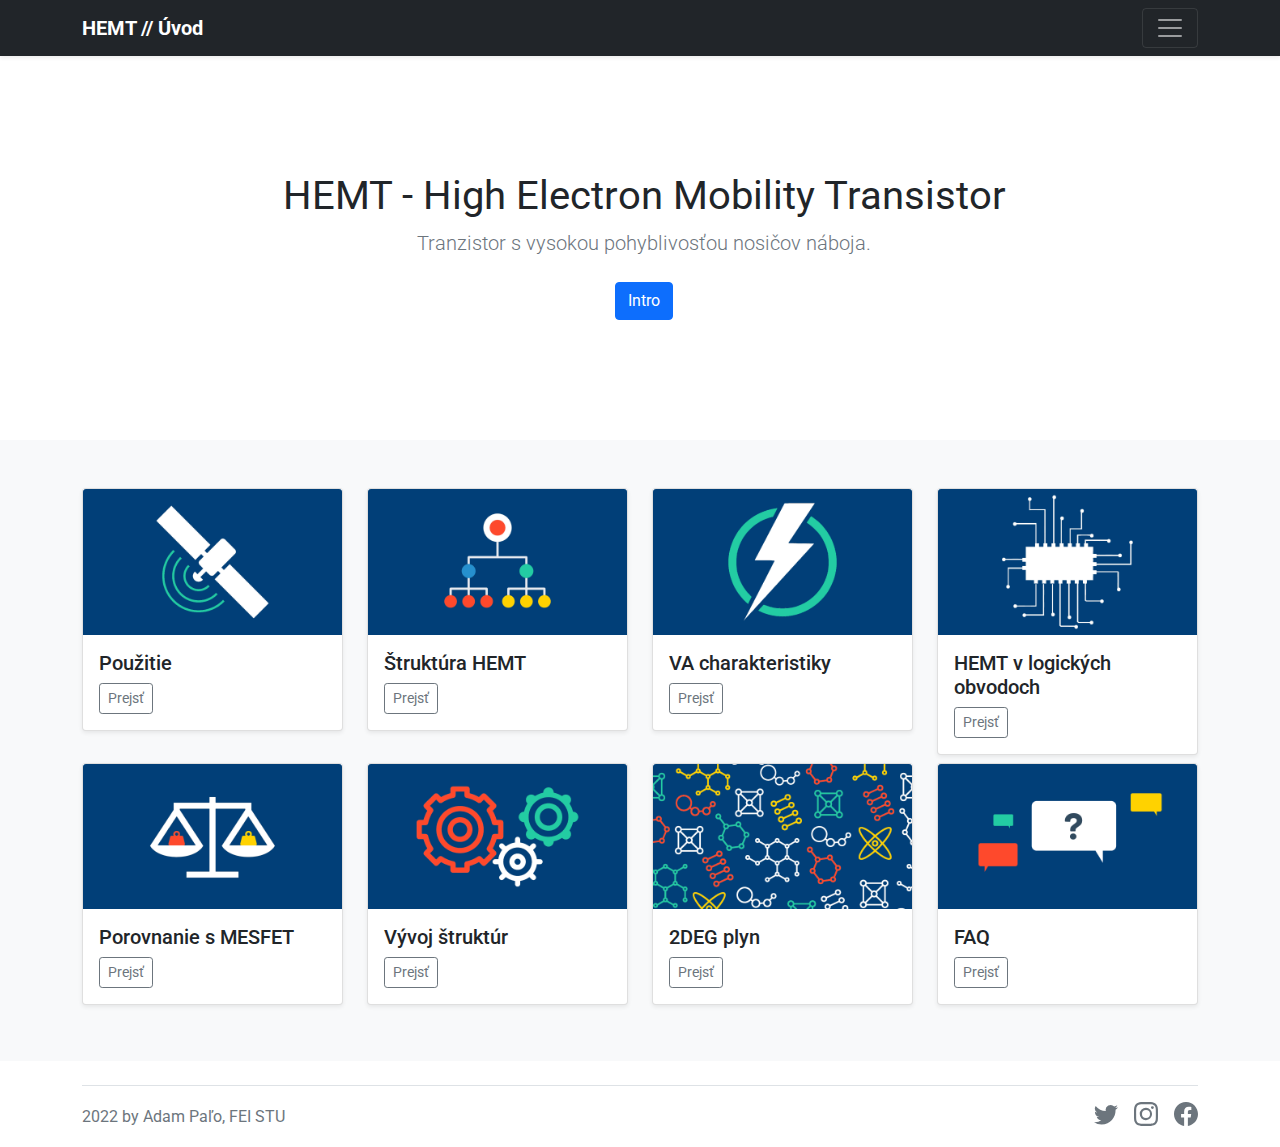
<file: index.html>
<!DOCTYPE html>
<html lang="en">
<head>
    <meta charset = "UTF-8">
    <meta name = "description" content = "Interactive animations of HEMT transistors by Adam Paľo 2022 FEI STU">
    <meta name = "viewport" content = "width=device-width, initial-scale=1.0">
    <title>HEMT Interaktívna animácia</title>

    <link rel="stylesheet" href="bootstrap-5.1.3-dist/css/bootstrap.min.css">
    <link href="CSS/navbar.css" rel="stylesheet">
    <link href="CSS/index.css" rel="stylesheet">
    <link href="https://fonts.googleapis.com/css?family=Roboto:400,100,100italic,300,300italic,400italic,500,500italic,700,700italic,900italic,900" rel="stylesheet" type="text/css">

    <link rel="apple-touch-icon" sizes="180x180" href="/favicon_package/apple-touch-icon.png">
    <link rel="icon" type="image/png" sizes="32x32" href="/favicon_package/favicon-32x32.png">
    <link rel="icon" type="image/png" sizes="16x16" href="/favicon_package/favicon-16x16.png">
    <link rel="manifest" href="/favicon_package/site.webmanifest">
    <link rel="mask-icon" href="/favicon_package/safari-pinned-tab.svg" color="#5bbad5">
    <meta name="msapplication-TileColor" content="#da532c">
    <meta name="theme-color" content="#ffffff">
</head>
<body>
    <header>
        <div class="collapse bg-dark" id="navbarHeader">
            <div class="container">
                <div class="row row-cols-1 row-cols-sm-2 row-cols-md-4">
                    <a class="col py-4 text-start" href="HTML/pouzitie.html">
                        <h5 class="text-white my-menu-item">Použitie</h5>
                    </a>
                    <a class="col py-4 text-start" href="HTML/struktura_hemt.html">
                        <h5 class="text-white my-menu-item">Štruktúra HEMT</h5>
                    </a>
                    <a class="col py-4 text-start" href="HTML/va_charakteristiky.html">
                        <h5 class="text-white my-menu-item">VA charakteristiky</h5>
                    </a>
                    <a class="col py-4 text-start" href="HTML/integrovany_obvod.html">
                        <h5 class="text-white my-menu-item">HEMT v logických obvodoch</h5>
                    </a>
                </div>
                <div class="row row-cols-1 row-cols-sm-2 row-cols-md-4 text-center">
                    <a class="col py-4 text-start" href="HTML/porovnanie_s_mesfet.html">
                        <h5 class="text-white my-menu-item">Porovnanie s MESFET</h5>
                    </a>
                    <a class="col py-4 text-start" href="HTML/vyvoj_struktur.html">
                        <h5 class="text-white my-menu-item">Vývoj štruktúr</h5>
                    </a>
                    <a class="col py-4 text-start" href="HTML/2deg_plyn.html">
                        <h5 class="text-white my-menu-item">2DEG plyn</h5>
                    </a>
                    <a class="col py-4 text-start" href="HTML/faq.html">
                        <h5 class="text-white my-menu-item">FAQ</h5>
                    </a>
                </div>
            </div>
        </div>
        <div class="navbar navbar-dark bg-dark shadow-sm">
            <div class="container">
                <a href="#" class="navbar-brand d-flex align-items-center">
                    <strong>HEMT // Úvod</strong>
                </a>
                <button class="navbar-toggler" type="button" data-bs-toggle="collapse" data-bs-target="#navbarHeader" aria-controls="navbarHeader" aria-expanded="false" aria-label="Toggle navigation">
                    <span class="navbar-toggler-icon"></span>
                </button>
            </div>
        </div>
    </header>

    <main>
        <section class="py-5 text-center container">
            <div class="row py-lg-5 text-center mx-auto w-100">
                <div class="col-lg-6 col-md-8 mx-1 w-100">
                    <h1 class="fw-light text-center mx-auto"><b>HEMT - High Electron Mobility Transistor</b></h1>
                    <p class="lead text-muted">Tranzistor s vysokou pohyblivosťou nosičov náboja.</p>
                    <p>
                        <a href="#" class="btn btn-primary my-2">Intro</a>
                    </p>
                </div>
            </div>
        </section>

        <div class="album py-5 bg-light">
            <div class="container">

                <div class="row row-cols-1 row-cols-sm-2 row-cols-md-2 row-cols-lg-4">
                    <div class="col pb-2">
                        <div class="card shadow-sm">
                            <figure>
                                <img src="IMG/pouzitie_thumbnail.jpg" alt="pouzitie_thumbnail" class="bd-placeholder-img card-img-top my-img " style="width:100%; height: auto;" onclick="location.href='HTML/pouzitie.html';">
                            </figure>
                            <div class="card-body">
                                <h5>Použitie</h5>
                                <div class="d-flex justify-content-between align-items-center">
                                    <div class="btn-group">
                                        <button type="button" class="btn btn-sm btn-outline-secondary" onclick="location.href='HTML/pouzitie.html';">Prejsť</button>
                                    </div>
                                </div>
                            </div>
                        </div>
                    </div>
                    <div class="col pb-2">
                        <div class="card shadow-sm">
                            <figure>
                                <img src="IMG/struktura_hemt_thumbnail.jpg" alt="struktura_hemt_thumbnail" class="bd-placeholder-img card-img-top my-img" style="width:100%; height: auto;" onclick="location.href='HTML/struktura_hemt.html';">
                            </figure>
                            <div class="card-body">
                                <h5>Štruktúra HEMT</h5>
                                <div class="d-flex justify-content-between align-items-center">
                                    <div class="btn-group">
                                        <button type="button" class="btn btn-sm btn-outline-secondary" onclick="location.href='HTML/struktura_hemt.html';">Prejsť</button>
                                    </div>
                                </div>
                            </div>
                        </div>
                    </div>
                    <div class="col pb-2">
                    <div class="card shadow-sm">
                        <figure>
                            <img src="IMG/va_charakteristiky_thumbnail.jpg" alt="va_charakteristiky_thumbnail" class="bd-placeholder-img card-img-top my-img" style="width:100%; height: auto;" onclick="location.href='HTML/va_charakteristiky.html';">
                        </figure>
                        <div class="card-body">
                            <h5>VA charakteristiky</h5>
                            <div class="d-flex justify-content-between align-items-center">
                                <div class="btn-group">
                                    <button type="button" class="btn btn-sm btn-outline-secondary" onclick="location.href='HTML/va_charakteristiky.html';">Prejsť</button>
                                </div>
                            </div>
                        </div>
                    </div>
                </div>
                    <div class="col pb-2">
                    <div class="card shadow-sm">
                        <figure>
                            <img src="IMG/integrovany_obvod_thumbnail.jpg" alt="integrovany_obvod_thumbnail" class="bd-placeholder-img card-img-top my-img" style="width:100%; height: auto;" onclick="location.href='HTML/integrovany_obvod.html';">
                        </figure>
                        <div class="card-body">
                            <h5>HEMT v logických obvodoch</h5>
                            <div class="d-flex justify-content-between align-items-center">
                                <div class="btn-group">
                                    <button type="button" class="btn btn-sm btn-outline-secondary" onclick="location.href='HTML/integrovany_obvod.html';">Prejsť</button>
                                </div>
                            </div>
                        </div>
                    </div>
                </div>
                    <div class="col pb-2">
                    <div class="card shadow-sm">
                        <figure>
                            <img src="IMG/porovnanie_s_mesfet_thumbnail.jpg" alt="porovnanie_s_mesfet_thumbnail" class="bd-placeholder-img card-img-top my-img" style="width:100%; height: auto;" onclick="location.href='HTML/porovnanie_s_mesfet.html';">
                        </figure>
                        <div class="card-body">
                            <h5>Porovnanie s MESFET</h5>
                            <div class="d-flex justify-content-between align-items-center">
                                <div class="btn-group">
                                    <button type="button" class="btn btn-sm btn-outline-secondary" onclick="location.href='HTML/porovnanie_s_mesfet.html';">Prejsť</button>
                                </div>
                            </div>
                        </div>
                    </div>
                </div>
                    <div class="col pb-2">
                    <div class="card shadow-sm">
                        <figure>
                            <img src="IMG/vyvoj_struktur_thumbnail.jpg" alt="vyvoj_struktur_thumbnail" class="bd-placeholder-img card-img-top my-img" style="width:100%; height: auto;" onclick="location.href='HTML/vyvoj_struktur.html';">
                        </figure>
                        <div class="card-body">
                            <h5>Vývoj štruktúr</h5>
                            <div class="d-flex justify-content-between align-items-center">
                                <div class="btn-group">
                                    <button type="button" class="btn btn-sm btn-outline-secondary" onclick="location.href='HTML/vyvoj_struktur.html';">Prejsť</button>
                                </div>
                            </div>
                        </div>
                    </div>
                </div>
                    <div class="col pb-2">
                    <div class="card shadow-sm">
                        <figure>
                            <img src="IMG/2deg_plyn_thumbnail.jpg" alt="2deg_plyn_thumbnail" class="bd-placeholder-img card-img-top my-img" style="width:100%; height: auto;" onclick="location.href='HTML/2deg_plyn.html';">
                        </figure>
                        <div class="card-body">
                            <h5>2DEG plyn</h5>
                            <div class="d-flex justify-content-between align-items-center">
                                <div class="btn-group">
                                    <button type="button" class="btn btn-sm btn-outline-secondary" onclick="location.href='HTML/2deg_plyn.html';">Prejsť</button>
                                </div>
                            </div>
                        </div>
                    </div>
                </div>
                    <div class="col pb-2">
                    <div class="card shadow-sm">
                        <figure>
                            <img src="IMG/faq_thumbnail.jpg" alt="faq_thumbnail" class="bd-placeholder-img card-img-top my-img" style="width:100%; height: auto;" onclick="location.href='HTML/faq.html';">
                        </figure>
                        <div class="card-body">
                            <h5>FAQ</h5>
                            <div class="d-flex justify-content-between align-items-center">
                                <div class="btn-group">
                                    <button type="button" class="btn btn-sm btn-outline-secondary" onclick="location.href='HTML/faq.html';">Prejsť</button>
                                </div>
                            </div>
                        </div>
                    </div>
                </div>
                </div>
            </div>
        </div>
    </main>
    <svg xmlns="http://www.w3.org/2000/svg" style="display: none;">
        <symbol id="bootstrap" viewBox="0 0 118 94">
            <title>Bootstrap</title>
            <path fill-rule="evenodd" clip-rule="evenodd" d="M24.509 0c-6.733 0-11.715 5.893-11.492 12.284.214 6.14-.064 14.092-2.066 20.577C8.943 39.365 5.547 43.485 0 44.014v5.972c5.547.529 8.943 4.649 10.951 11.153 2.002 6.485 2.28 14.437 2.066 20.577C12.794 88.106 17.776 94 24.51 94H93.5c6.733 0 11.714-5.893 11.491-12.284-.214-6.14.064-14.092 2.066-20.577 2.009-6.504 5.396-10.624 10.943-11.153v-5.972c-5.547-.529-8.934-4.649-10.943-11.153-2.002-6.484-2.28-14.437-2.066-20.577C105.214 5.894 100.233 0 93.5 0H24.508zM80 57.863C80 66.663 73.436 72 62.543 72H44a2 2 0 01-2-2V24a2 2 0 012-2h18.437c9.083 0 15.044 4.92 15.044 12.474 0 5.302-4.01 10.049-9.119 10.88v.277C75.317 46.394 80 51.21 80 57.863zM60.521 28.34H49.948v14.934h8.905c6.884 0 10.68-2.772 10.68-7.727 0-4.643-3.264-7.207-9.012-7.207zM49.948 49.2v16.458H60.91c7.167 0 10.964-2.876 10.964-8.281 0-5.406-3.903-8.178-11.425-8.178H49.948z"></path>
        </symbol>
        <symbol id="facebook" viewBox="0 0 16 16">
            <path d="M16 8.049c0-4.446-3.582-8.05-8-8.05C3.58 0-.002 3.603-.002 8.05c0 4.017 2.926 7.347 6.75 7.951v-5.625h-2.03V8.05H6.75V6.275c0-2.017 1.195-3.131 3.022-3.131.876 0 1.791.157 1.791.157v1.98h-1.009c-.993 0-1.303.621-1.303 1.258v1.51h2.218l-.354 2.326H9.25V16c3.824-.604 6.75-3.934 6.75-7.951z"/>
        </symbol>
        <symbol id="instagram" viewBox="0 0 16 16">
            <path d="M8 0C5.829 0 5.556.01 4.703.048 3.85.088 3.269.222 2.76.42a3.917 3.917 0 0 0-1.417.923A3.927 3.927 0 0 0 .42 2.76C.222 3.268.087 3.85.048 4.7.01 5.555 0 5.827 0 8.001c0 2.172.01 2.444.048 3.297.04.852.174 1.433.372 1.942.205.526.478.972.923 1.417.444.445.89.719 1.416.923.51.198 1.09.333 1.942.372C5.555 15.99 5.827 16 8 16s2.444-.01 3.298-.048c.851-.04 1.434-.174 1.943-.372a3.916 3.916 0 0 0 1.416-.923c.445-.445.718-.891.923-1.417.197-.509.332-1.09.372-1.942C15.99 10.445 16 10.173 16 8s-.01-2.445-.048-3.299c-.04-.851-.175-1.433-.372-1.941a3.926 3.926 0 0 0-.923-1.417A3.911 3.911 0 0 0 13.24.42c-.51-.198-1.092-.333-1.943-.372C10.443.01 10.172 0 7.998 0h.003zm-.717 1.442h.718c2.136 0 2.389.007 3.232.046.78.035 1.204.166 1.486.275.373.145.64.319.92.599.28.28.453.546.598.92.11.281.24.705.275 1.485.039.843.047 1.096.047 3.231s-.008 2.389-.047 3.232c-.035.78-.166 1.203-.275 1.485a2.47 2.47 0 0 1-.599.919c-.28.28-.546.453-.92.598-.28.11-.704.24-1.485.276-.843.038-1.096.047-3.232.047s-2.39-.009-3.233-.047c-.78-.036-1.203-.166-1.485-.276a2.478 2.478 0 0 1-.92-.598 2.48 2.48 0 0 1-.6-.92c-.109-.281-.24-.705-.275-1.485-.038-.843-.046-1.096-.046-3.233 0-2.136.008-2.388.046-3.231.036-.78.166-1.204.276-1.486.145-.373.319-.64.599-.92.28-.28.546-.453.92-.598.282-.11.705-.24 1.485-.276.738-.034 1.024-.044 2.515-.045v.002zm4.988 1.328a.96.96 0 1 0 0 1.92.96.96 0 0 0 0-1.92zm-4.27 1.122a4.109 4.109 0 1 0 0 8.217 4.109 4.109 0 0 0 0-8.217zm0 1.441a2.667 2.667 0 1 1 0 5.334 2.667 2.667 0 0 1 0-5.334z"/>
        </symbol>
        <symbol id="twitter" viewBox="0 0 16 16">
            <path d="M5.026 15c6.038 0 9.341-5.003 9.341-9.334 0-.14 0-.282-.006-.422A6.685 6.685 0 0 0 16 3.542a6.658 6.658 0 0 1-1.889.518 3.301 3.301 0 0 0 1.447-1.817 6.533 6.533 0 0 1-2.087.793A3.286 3.286 0 0 0 7.875 6.03a9.325 9.325 0 0 1-6.767-3.429 3.289 3.289 0 0 0 1.018 4.382A3.323 3.323 0 0 1 .64 6.575v.045a3.288 3.288 0 0 0 2.632 3.218 3.203 3.203 0 0 1-.865.115 3.23 3.23 0 0 1-.614-.057 3.283 3.283 0 0 0 3.067 2.277A6.588 6.588 0 0 1 .78 13.58a6.32 6.32 0 0 1-.78-.045A9.344 9.344 0 0 0 5.026 15z"/>
        </symbol>
    </svg>
    <div class="container">
        <footer class="d-flex flex-wrap justify-content-between align-items-center py-3 my-4 border-top">
            <div class="col-md-4 d-flex align-items-center">
                <span class="text-muted">2022 by Adam Paľo, FEI STU</span>
            </div>

            <ul class="nav col-md-4 justify-content-end list-unstyled d-flex">
                <li class="ms-3"><a class="text-muted" href="https://twitter.com/letheavenfall"><svg class="bi" width="24" height="24"><use xlink:href="#twitter"/></svg></a></li>
                <li class="ms-3"><a class="text-muted" href="https://www.instagram.com/letheavenfall/"><svg class="bi" width="24" height="24"><use xlink:href="#instagram"/></svg></a></li>
                <li class="ms-3"><a class="text-muted" href="https://www.facebook.com/letheavenfall/"><svg class="bi" width="24" height="24"><use xlink:href="#facebook"/></svg></a></li>
            </ul>
        </footer>
    </div>
    <script src="bootstrap-5.1.3-dist/js/bootstrap.bundle.min.js"></script>
</body>
</html>
</file>
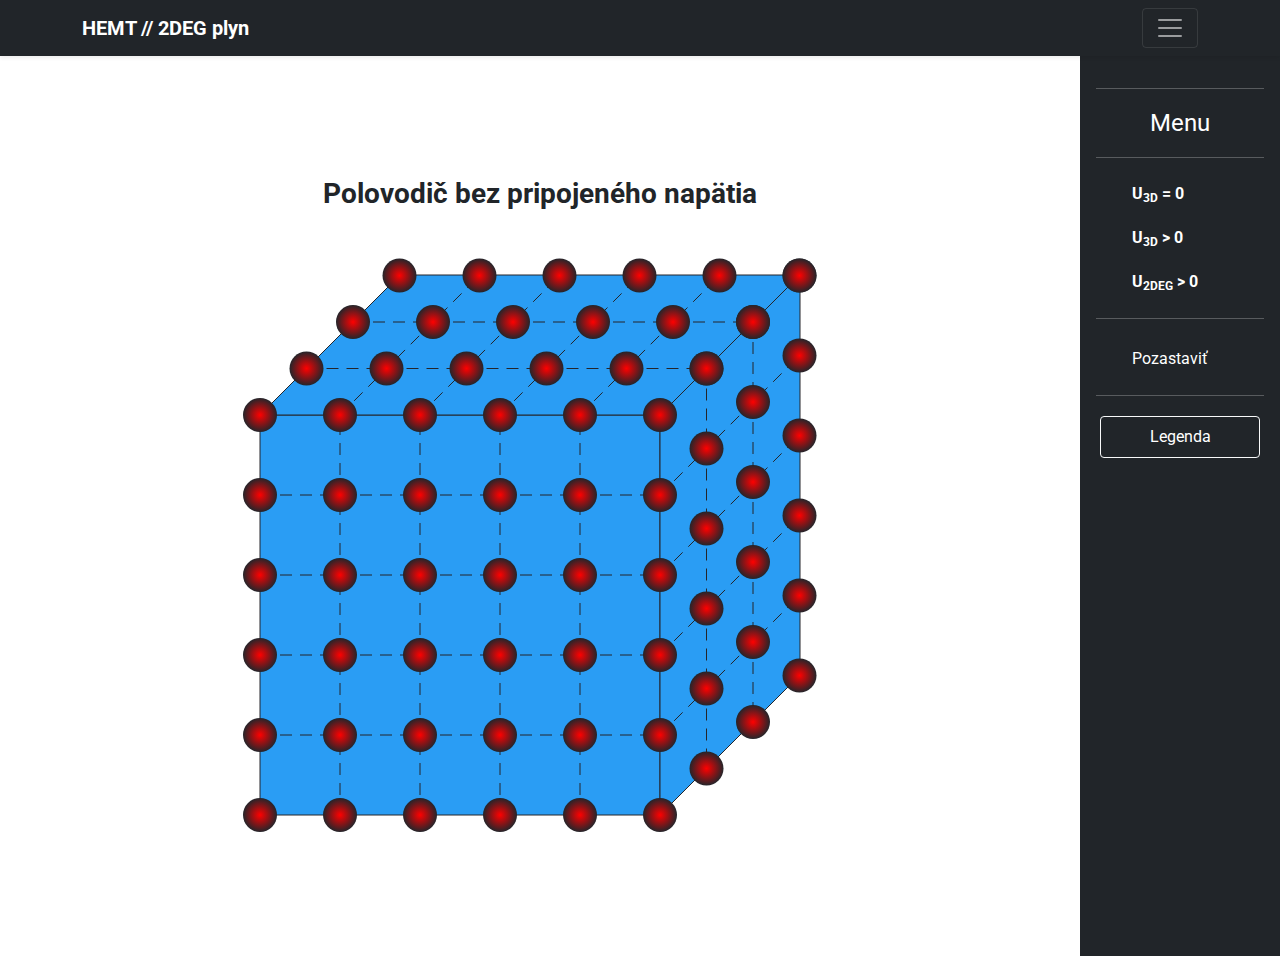
<file: HTML/2deg_plyn.html>
<!DOCTYPE html>
<html lang="en">
<head>
    <meta charset = "UTF-8">
    <meta name = "description" content = "Interactive animations of HEMT transistors by Adam Paľo 2022 FEI STU">
    <meta name = "viewport" content = "width=device-width, initial-scale=1.0">
    <title>HEMT - 2DEG plyn</title>

    <link rel="stylesheet" href="../bootstrap-5.1.3-dist/css/bootstrap.min.css">
    <link href="../CSS/navbar.css" rel="stylesheet">
    <link href="../CSS/style.css" rel="stylesheet">
    <link href="../CSS/sidebars.css" rel="stylesheet">
    <link href="https://fonts.googleapis.com/css?family=Roboto:400,100,100italic,300,300italic,400italic,500,500italic,700,700italic,900italic,900" rel="stylesheet" type="text/css">

    <link rel="apple-touch-icon" sizes="180x180" href="/favicon_package/apple-touch-icon.png">
    <link rel="icon" type="image/png" sizes="32x32" href="/favicon_package/favicon-32x32.png">
    <link rel="icon" type="image/png" sizes="16x16" href="/favicon_package/favicon-16x16.png">
    <link rel="manifest" href="/favicon_package/site.webmanifest">
    <link rel="mask-icon" href="/favicon_package/safari-pinned-tab.svg" color="#5bbad5">
    <meta name="msapplication-TileColor" content="#da532c">
    <meta name="theme-color" content="#ffffff">
</head>
<body>

    <div id="backdrop" class="align-content-center">
        <div class="modal modal-sheet d-block" tabindex="-1" role="dialog" id="modal">
            <div class="modal-dialog modal-dialog-centered" role="document">
                <div class="modal-content rounded-6 shadow">
                    <div class="modal-header border-bottom-0">
                        <h2 class="modal-title px-2">Legenda</h2>
                        <button type="button" class="btn-close" onclick="hideModal()" aria-label="Close"></button>
                    </div>
                    <div class="modal-body py-0">
                        <div class="d-flex p-1">
                            <div id="atom_legenda" class="p-1"></div>
                            <h5 class="my-auto">  - Atóm</h5>
                        </div>

                        <div class="d-flex p-1">
                            <div id="elektron_legenda" class="p-1"></div>
                            <h5 class="my-auto">  - Elektrón</h5>
                        </div>

                        <div class="d-flex p-1">
                            <div id="polovodic_legenda" class="p-1"></div>
                            <h5 class="my-auto">  - Polovodič</h5>
                        </div>

                        <div class="d-flex p-1">
                            <div id="polovodic2_legenda" class="p-1"></div>
                            <h5 class="my-auto">  - Polovodič so šírkou zakázaného pásma E<sub>g1</sub></h5>
                        </div>

                        <div class="d-flex p-1">
                            <div id="polovodic3_legenda" class="p-1"></div>
                            <h5 class="my-auto">  - Polovodič so šírkou zakázaného pásma E<sub>g2</sub></h5>
                        </div>


                        <div class="d-flex p-1">
                            <h5 class="m-auto"> E<sub>g1</sub> > E<sub>g2</sub></h5>
                        </div>

                        <div class="d-flex p-1">
                            <div id="elektroda_legenda" class="p-1"></div>
                            <h5 class="my-auto">  - Kovová elektróda</h5>
                        </div>

                        <div class="d-flex p-1">
                            <div id="zdroj_napatia" class="p-1"></div>
                            <h5 class="my-auto">  - Zdroj napätia</h5>
                        </div>
                    </div>
                    <div class="modal-footer flex-column border-top-0">
                        <button type="button" class="btn btn-sm btn-outline-primary w-100 mx-0 mb-2" onclick="hideModal()">Mám to!</button>
                    </div>
                </div>
            </div>
        </div>
    </div>

    <header>
        <div class="collapse bg-dark" id="navbarHeader">
            <div class="container">
                <div class="row row-cols-1 row-cols-sm-2 row-cols-md-4">
                    <a class="col py-4 text-start" href="pouzitie.html">
                        <h5 class="text-white my-menu-item">Použitie</h5>
                    </a>
                    <a class="col py-4 text-start" href="struktura_hemt.html">
                        <h5 class="text-white my-menu-item">Štruktúra HEMT</h5>
                    </a>
                    <a class="col py-4 text-start" href="va_charakteristiky.html">
                        <h5 class="text-white my-menu-item">VA charakteristiky</h5>
                    </a>
                    <a class="col py-4 text-start" href="integrovany_obvod.html">
                        <h5 class="text-white my-menu-item">HEMT v logických obvodoch</h5>
                    </a>
                </div>
                <div class="row row-cols-1 row-cols-sm-2 row-cols-md-4 text-center">
                    <a class="col py-4 text-start" href="porovnanie_s_mesfet.html">
                        <h5 class="text-white my-menu-item">Porovnanie s MESFET</h5>
                    </a>
                    <a class="col py-4 text-start" href="vyvoj_struktur.html">
                        <h5 class="text-white my-menu-item">Vývoj štruktúr</h5>
                    </a>
                    <a class="col py-4 text-start" href="2deg_plyn.html">
                        <h5 class="text-white my-menu-item my-menu-item-active">2DEG plyn</h5>
                    </a>
                    <a class="col py-4 text-start" href="faq.html">
                        <h5 class="text-white my-menu-item">FAQ</h5>
                    </a>
                </div>
            </div>
        </div>
        <div class="navbar navbar-dark bg-dark shadow-sm">
            <div class="container">
                <a href="../index.html" class="navbar-brand d-flex align-items-center">
                    <strong>HEMT // 2DEG plyn</strong>
                </a>
                <button class="navbar-toggler" type="button" data-bs-toggle="collapse" data-bs-target="#navbarHeader" aria-controls="navbarHeader" aria-expanded="false" aria-label="Toggle navigation">
                    <span class="navbar-toggler-icon"></span>
                </button>
            </div>
        </div>
    </header>

<main>
    <div class="container px-1 px-md-3 px-lg-5 my-auto pt-0">
        <div class="row row-cols-1 px-0 px-md-3 px-lg-5 pt-0">
            <div class="col">
                <h3 class="mx-auto text-center py-3 pt-0"><b id="nadpis">Polovodič bez pripojeného napätia</b></h3>
                <div class="d-flex justify-content-center pt-0" id="2deg_plyn_container"></div>
            </div>
        </div>
    </div>

    <div id="sidebar" class="d-flex flex-column flex-shrink-0 p-3 text-white bg-dark">
        <hr>
        <a id="menu_element" class="d-flex justify-content-center text-white text-decoration-none text-center">
            <span class="fs-4">Menu</span>
        </a>
        <hr>
        <ul class="nav nav-pills flex-column mb-auto">
            <li class="nav-item pb-1">
                <a href="#" id="U1" onclick="switchToU1()" class="nav-link text-white" aria-current="page">
                    <svg class="bi" width="16" height="16"></svg>
                    <b>U<sub>3D</sub> = 0</b>
                </a>
            </li>
            <li class="nav-item pb-1">
                <a href="#" id="U2" onclick="switchToU2()" class="nav-link text-white">
                    <svg class="bi" width="16" height="16"></svg>
                    <b>U<sub>3D</sub> > 0</b>
                </a>
            </li>
            <li class="nav-item pb-1">
                <a href="#" id="U3" onclick="switchToU3()" class="nav-link text-white">
                    <svg class="bi" width="16" height="16"></svg>
                    <b>U<sub>2DEG</sub> > 0</b>
                </a>
                <hr>
            </li>

            <!--<li class="nav-item pb-1">
                <a href="#" id="vyvoj_struktur_pauseBtn" onclick="playPauseFunction()" class="nav-link text-white">
                    <svg class="bi" width="16" height="16"></svg>
                    Pozastaviť
                </a>
            </li>-->
            <li class="nav-item pb-1">
                <a href="#" id="vyvoj_struktur_pauseBtn" onclick="playPauseAnimation()" class="nav-link text-white">
                    <svg class="bi" width="16" height="16"></svg>
                    Pozastaviť
                </a>
                <hr>
            </li>

            <li class="nav-item pb-1 mx-1 text-center">
                <a href="#" id="vyvoj_struktur_legendaBtn" onclick="showModal()" class="nav-link text-white border border-light">
                    Legenda
                </a>
            </li>
        </ul>
    </div>
</main>
    <script src="../bootstrap-5.1.3-dist/js/bootstrap.bundle.min.js"></script>
    <script src="../svg.js/svg.min.js"></script>
    <script src="../JS/global.js"></script>
    <script src="../JS/2DEG_plyn_Service.js"></script>
    <script src="../JS/2DEG_plyn_Utilities.js"></script>
</body>
</html>
</file>
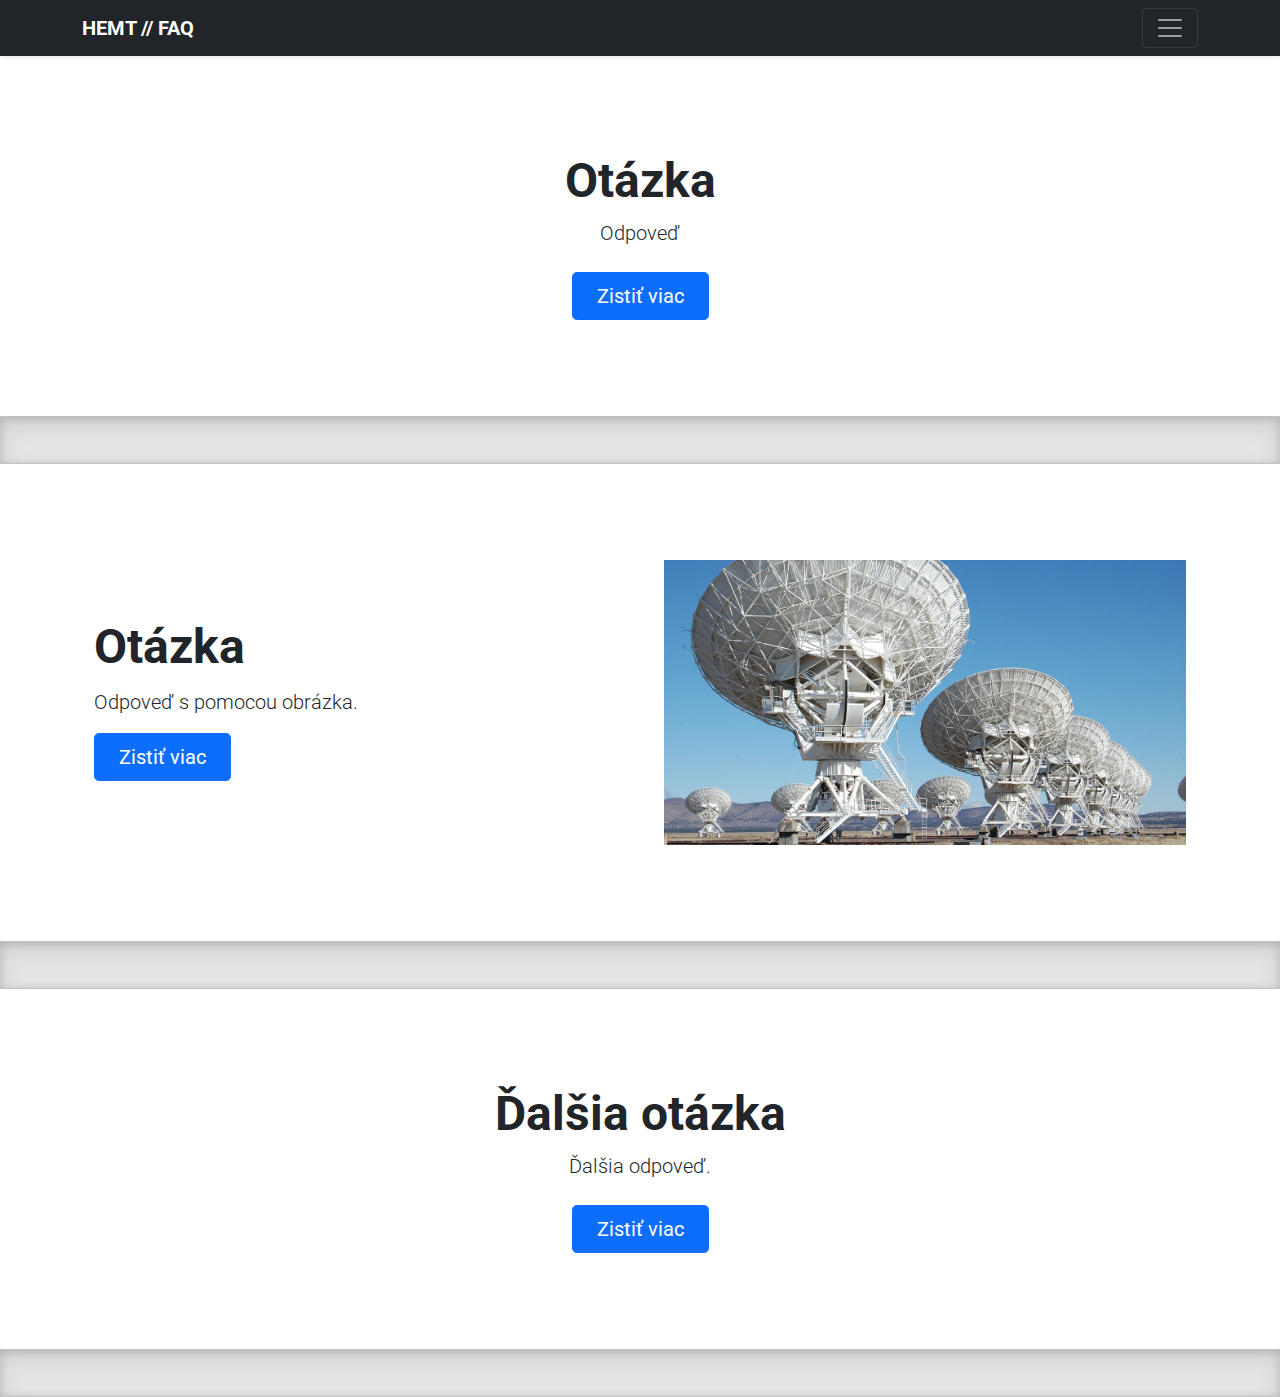
<file: HTML/faq.html>
<!DOCTYPE html>
<html lang="en">
<head>
    <meta charset = "UTF-8">
    <meta name = "description" content = "Interactive animations of HEMT transistors by Adam Paľo 2022 FEI STU">
    <meta name = "viewport" content = "width=device-width, initial-scale=1.0">
    <title>HEMT - FAQ</title>

    <link rel="stylesheet" href="../bootstrap-5.1.3-dist/css/bootstrap.min.css">
    <link href="../CSS/navbar.css" rel="stylesheet">
    <link href="../CSS/style.css" rel="stylesheet">
    <link href="../CSS/faq.css" rel="stylesheet">
    <link href="https://fonts.googleapis.com/css?family=Roboto:400,100,100italic,300,300italic,400italic,500,500italic,700,700italic,900italic,900" rel="stylesheet" type="text/css">

    <link rel="apple-touch-icon" sizes="180x180" href="/favicon_package/apple-touch-icon.png">
    <link rel="icon" type="image/png" sizes="32x32" href="/favicon_package/favicon-32x32.png">
    <link rel="icon" type="image/png" sizes="16x16" href="/favicon_package/favicon-16x16.png">
    <link rel="manifest" href="/favicon_package/site.webmanifest">
    <link rel="mask-icon" href="/favicon_package/safari-pinned-tab.svg" color="#5bbad5">
    <meta name="msapplication-TileColor" content="#da532c">
    <meta name="theme-color" content="#ffffff">
</head>
<body>
    <header>
        <div class="collapse bg-dark" id="navbarHeader">
            <div class="container">
                <div class="row row-cols-1 row-cols-sm-2 row-cols-md-4">
                    <a class="col py-4 text-start" href="pouzitie.html">
                        <h5 class="text-white my-menu-item">Použitie</h5>
                    </a>
                    <a class="col py-4 text-start" href="struktura_hemt.html">
                        <h5 class="text-white my-menu-item">Štruktúra HEMT</h5>
                    </a>
                    <a class="col py-4 text-start" href="va_charakteristiky.html">
                        <h5 class="text-white my-menu-item">VA charakteristiky</h5>
                    </a>
                    <a class="col py-4 text-start" href="integrovany_obvod.html">
                        <h5 class="text-white my-menu-item">HEMT v logických obvodoch</h5>
                    </a>
                </div>
                <div class="row row-cols-1 row-cols-sm-2 row-cols-md-4 text-center">
                    <a class="col py-4 text-start" href="porovnanie_s_mesfet.html">
                        <h5 class="text-white my-menu-item">Porovnanie s MESFET</h5>
                    </a>
                    <a class="col py-4 text-start" href="vyvoj_struktur.html">
                        <h5 class="text-white my-menu-item">Vývoj štruktúr</h5>
                    </a>
                    <a class="col py-4 text-start" href="2deg_plyn.html">
                        <h5 class="text-white my-menu-item">2DEG plyn</h5>
                    </a>
                    <a class="col py-4 text-start" href="faq.html">
                        <h5 class="text-white my-menu-item my-menu-item-active">FAQ</h5>
                    </a>
                </div>
            </div>
        </div>
        <div class="navbar navbar-dark bg-dark shadow-sm">
            <div class="container">
                <a href="../index.html" class="navbar-brand d-flex align-items-center">
                    <strong>HEMT // FAQ</strong>
                </a>
                <button class="navbar-toggler" type="button" data-bs-toggle="collapse" data-bs-target="#navbarHeader" aria-controls="navbarHeader" aria-expanded="false" aria-label="Toggle navigation">
                    <span class="navbar-toggler-icon"></span>
                </button>
            </div>
        </div>
    </header>

    <main>
        <div class="px-4 py-5 my-5 text-center">
            <h1 class="display-5 fw-bold">Otázka</h1>
            <div class="col-lg-6 mx-auto">
                <p class="lead mb-4">Odpoveď</p>
                <div class="d-grid gap-2 d-sm-flex justify-content-sm-center">
                    <button type="button" class="btn btn-primary btn-lg px-4 gap-3">Zistiť viac</button>
                </div>
            </div>
        </div>

        <div class="b-example-divider"></div>

        <div class="container col-xxl-8 px-4 py-5">
            <div class="row flex-lg-row-reverse align-items-center g-5 py-5">
                <div class="col-10 col-sm-8 col-lg-6">
                    <img src="../IMG/radar.jpg" class="d-block mx-lg-auto img-fluid" alt="FAQ image" width="700" height="500" loading="lazy">
                </div>
                <div class="col-lg-6">
                    <h1 class="display-5 fw-bold lh-1 mb-3">Otázka</h1>
                    <p class="lead">Odpoveď s pomocou obrázka.</p>
                    <div class="d-grid gap-2 d-md-flex justify-content-md-start">
                        <button type="button" class="btn btn-primary btn-lg px-4 me-md-2">Zistiť viac</button>
                    </div>
                </div>
            </div>
        </div>

        <div class="b-example-divider"></div>

        <div class="px-4 py-5 my-5 text-center">
            <h1 class="display-5 fw-bold">Ďalšia otázka</h1>
            <div class="col-lg-6 mx-auto">
                <p class="lead mb-4">Ďalšia odpoveď.</p>
                <div class="d-grid gap-2 d-sm-flex justify-content-sm-center">
                    <button type="button" class="btn btn-primary btn-lg px-4 gap-3">Zistiť viac</button>
                </div>
            </div>
        </div>

        <div class="b-example-divider"></div>
    </main>

    <script src="../bootstrap-5.1.3-dist/js/bootstrap.bundle.min.js"></script></body>
</html>
</file>
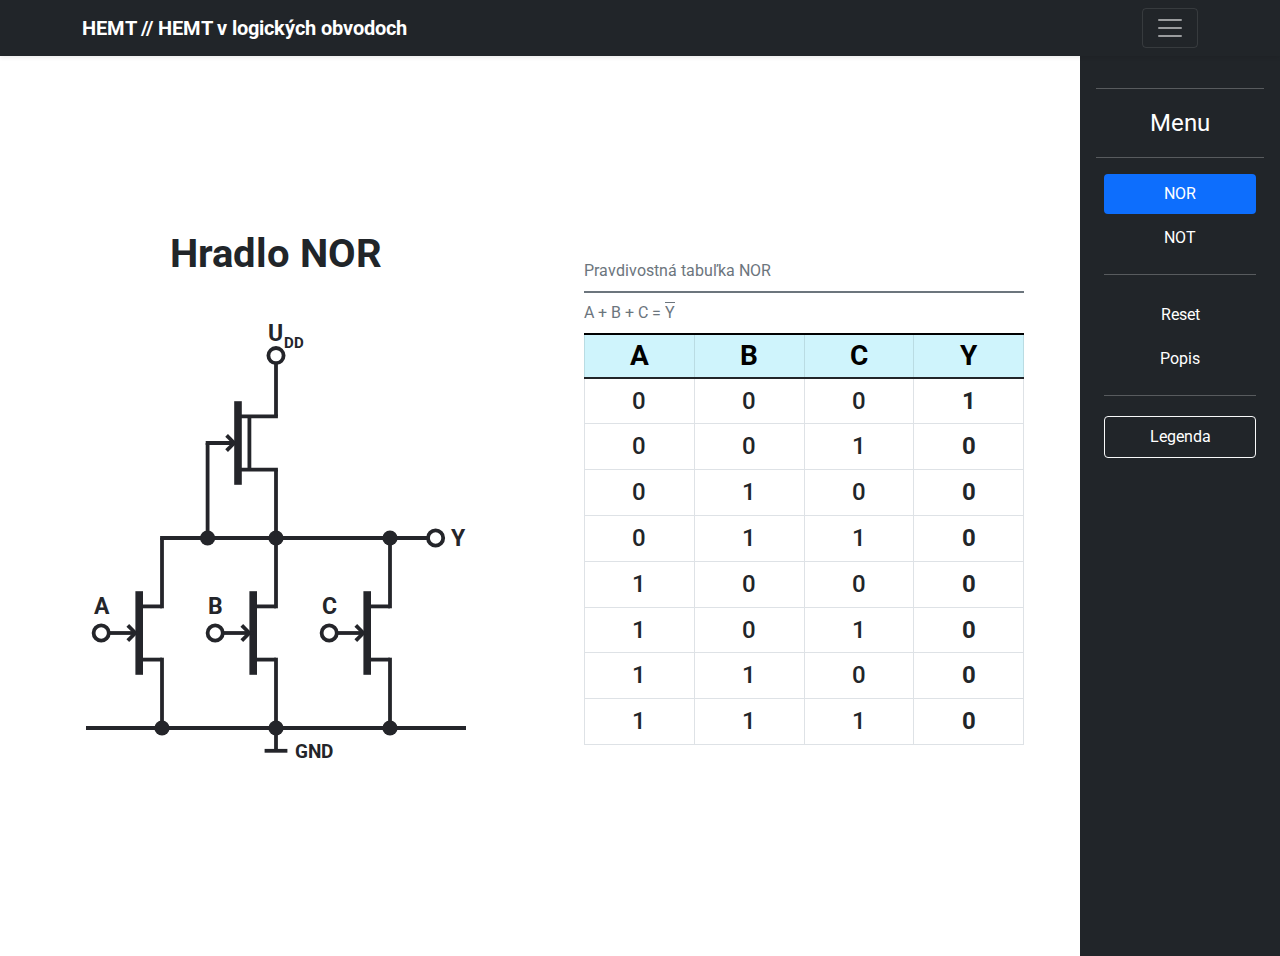
<file: HTML/integrovany_obvod.html>
<!DOCTYPE html>
<html lang="en">
<head>
    <meta charset = "UTF-8">
    <meta name = "description" content = "Interactive animations of HEMT transistors by Adam Paľo 2022 FEI STU">
    <meta name = "viewport" content = "width=device-width, initial-scale=1.0">
    <title>HEMT - Integrovaný obvod</title>

    <link rel="stylesheet" href="../bootstrap-5.1.3-dist/css/bootstrap.min.css">
    <link href="../CSS/navbar.css" rel="stylesheet">
    <link href="../CSS/style.css" rel="stylesheet">
    <link href="../CSS/sidebars.css" rel="stylesheet">
    <link href="https://fonts.googleapis.com/css?family=Roboto:400,100,100italic,300,300italic,400italic,500,500italic,700,700italic,900italic,900" rel="stylesheet" type="text/css">

    <link rel="apple-touch-icon" sizes="180x180" href="/favicon_package/apple-touch-icon.png">
    <link rel="icon" type="image/png" sizes="32x32" href="/favicon_package/favicon-32x32.png">
    <link rel="icon" type="image/png" sizes="16x16" href="/favicon_package/favicon-16x16.png">
    <link rel="manifest" href="/favicon_package/site.webmanifest">
    <link rel="mask-icon" href="/favicon_package/safari-pinned-tab.svg" color="#5bbad5">
    <meta name="msapplication-TileColor" content="#da532c">
    <meta name="theme-color" content="#ffffff">
</head>
<body>

    <div id="backdrop" class="align-content-center py-5 my-0">
        <div class="modal modal-sheet d-block" tabindex="-1" role="dialog" id="modal">
            <div class="modal-dialog modal-dialog-centered" role="document">
                <div class="modal-content rounded-6 shadow">
                    <div class="modal-header border-bottom-0">
                        <h2 class="modal-title px-2">Legenda</h2>
                        <button type="button" class="btn-close" onclick="hideModal()" aria-label="Close"></button>
                    </div>
                    <div class="modal-body py-0">
                        <h5 class="p-2">
                            U<small class="text-muted"> - Zdroj napätia</small>
                        </h5>
                        <h5 class="p-2">
                            GND<small class="text-muted"> - Zem</small>
                        </h5>
                        <h5 class="p-2">
                            D-HEMT<small class="text-muted"> - Depletion HEMT - Ochudobňovací HEMT</small>
                        </h5>
                        <h5 class="p-2">
                            E-HEMT<small class="text-muted"> - Enhancement HEMT - Obohacovací HEMT</small>
                        </h5>
                    </div>
                    <div class="modal-footer flex-column border-top-0">
                        <button type="button" class="btn btn-sm btn-outline-primary w-100 mx-0 mb-2" onclick="hideModal()">Mám to!</button>
                    </div>
                </div>
            </div>
        </div>
    </div>

    <header>
        <div class="collapse bg-dark" id="navbarHeader">
            <div class="container">
                <div class="row row-cols-1 row-cols-sm-2 row-cols-md-4">
                    <a class="col py-4 text-start" href="pouzitie.html">
                        <h5 class="text-white my-menu-item">Použitie</h5>
                    </a>
                    <a class="col py-4 text-start" href="struktura_hemt.html">
                        <h5 class="text-white my-menu-item">Štruktúra HEMT</h5>
                    </a>
                    <a class="col py-4 text-start" href="va_charakteristiky.html">
                        <h5 class="text-white my-menu-item">VA charakteristiky</h5>
                    </a>
                    <a class="col py-4 text-start" href="integrovany_obvod.html">
                        <h5 class="text-white my-menu-item my-menu-item-active">HEMT v logických obvodoch</h5>
                    </a>
                </div>
                <div class="row row-cols-1 row-cols-sm-2 row-cols-md-4 text-center">
                    <a class="col py-4 text-start" href="porovnanie_s_mesfet.html">
                        <h5 class="text-white my-menu-item">Porovnanie s MESFET</h5>
                    </a>
                    <a class="col py-4 text-start" href="vyvoj_struktur.html">
                        <h5 class="text-white my-menu-item">Vývoj štruktúr</h5>
                    </a>
                    <a class="col py-4 text-start" href="2deg_plyn.html">
                        <h5 class="text-white my-menu-item">2DEG plyn</h5>
                    </a>
                    <a class="col py-4 text-start" href="faq.html">
                        <h5 class="text-white my-menu-item">FAQ</h5>
                    </a>
                </div>
            </div>
        </div>
        <div class="navbar navbar-dark bg-dark shadow-sm">
            <div class="container">
                <a href="../index.html" class="navbar-brand d-flex align-items-center">
                    <strong>HEMT // HEMT v logických obvodoch</strong>
                </a>
                <button class="navbar-toggler" type="button" data-bs-toggle="collapse" data-bs-target="#navbarHeader" aria-controls="navbarHeader" aria-expanded="false" aria-label="Toggle navigation">
                    <span class="navbar-toggler-icon"></span>
                </button>
            </div>
        </div>
    </header>

    <main>
        <div class="container d-flex justify-content-center align-items-center">
            <div id="container_obvod" class="container">
                <div class="row row-cols-1 row-cols-lg-2">
                    <div class="col my-auto" id="col1">
                        <h1 class="mx-auto text-center p-2"><b id="nadpis">Hradlo NOR</b></h1>
                        <div class="p-1 p-sm-3 m-1 m-sm-2 d-flex justify-content-center" id="obvod_schema"></div>
                    </div>
                    <div class="col my-auto" id="col2">
                        <div class="p-2 p-sm-4 m-1 m-sm-2 d-flex justify-content-center" id="obvod_tabulka"></div>
                    </div>
                </div>
            </div>
        </div>

        <div id="sidebar" class="d-flex flex-column flex-shrink-0 p-3 text-white bg-dark">
            <hr>
            <a id="menu_element" class="d-flex justify-content-center text-white text-decoration-none text-center">
                <span class="fs-4">Menu</span>
            </a>
            <hr>
            <ul class="nav nav-pills flex-column mb-auto mx-1">
                <li class="nav-item pb-1 mx-1 text-center">
                    <a href="#" id="norBtn" onclick="drawNorTable()" class="nav-link text-white" aria-current="page">
                        NOR
                    </a>
                </li>
                <li class="nav-item pb-1 mx-1 text-center">
                    <a href="#" id="notBtn" onclick="drawNotTable()" class="nav-link text-white">
                        NOT
                    </a>
                    <hr>
                </li>

                <li class="nav-item pb-1 mx-1 text-center">
                    <a href="#" id="resetBtn" onclick="resetTable()" class="nav-link text-white">
                        Reset
                    </a>
                </li>
                <li class="nav-item pb-1 mx-1 text-center">
                    <a href="#" id="captionsBtn" onclick="switchCaptions()" class="nav-link text-white">
                        Popis
                    </a>
                    <hr>
                </li>

                <li class="nav-item pb-1 text-center mx-1">
                    <a href="#" id="vyvoj_struktur_legendaBtn" onclick="showModal()" class="nav-link text-white border border-light">
                        Legenda
                    </a>
                </li>
            </ul>
        </div>
    </main>

    <script src="../bootstrap-5.1.3-dist/js/bootstrap.bundle.min.js"></script>
    <script src="../svg.js/svg.min.js"></script>
    <script src="../JS/global.js"></script>
    <script src="../JS/integrovany_obvod_Service.js"></script>
    <script src="../JS/integrovany_obvod_Utilities.js"></script>
</body>
</html>
</file>
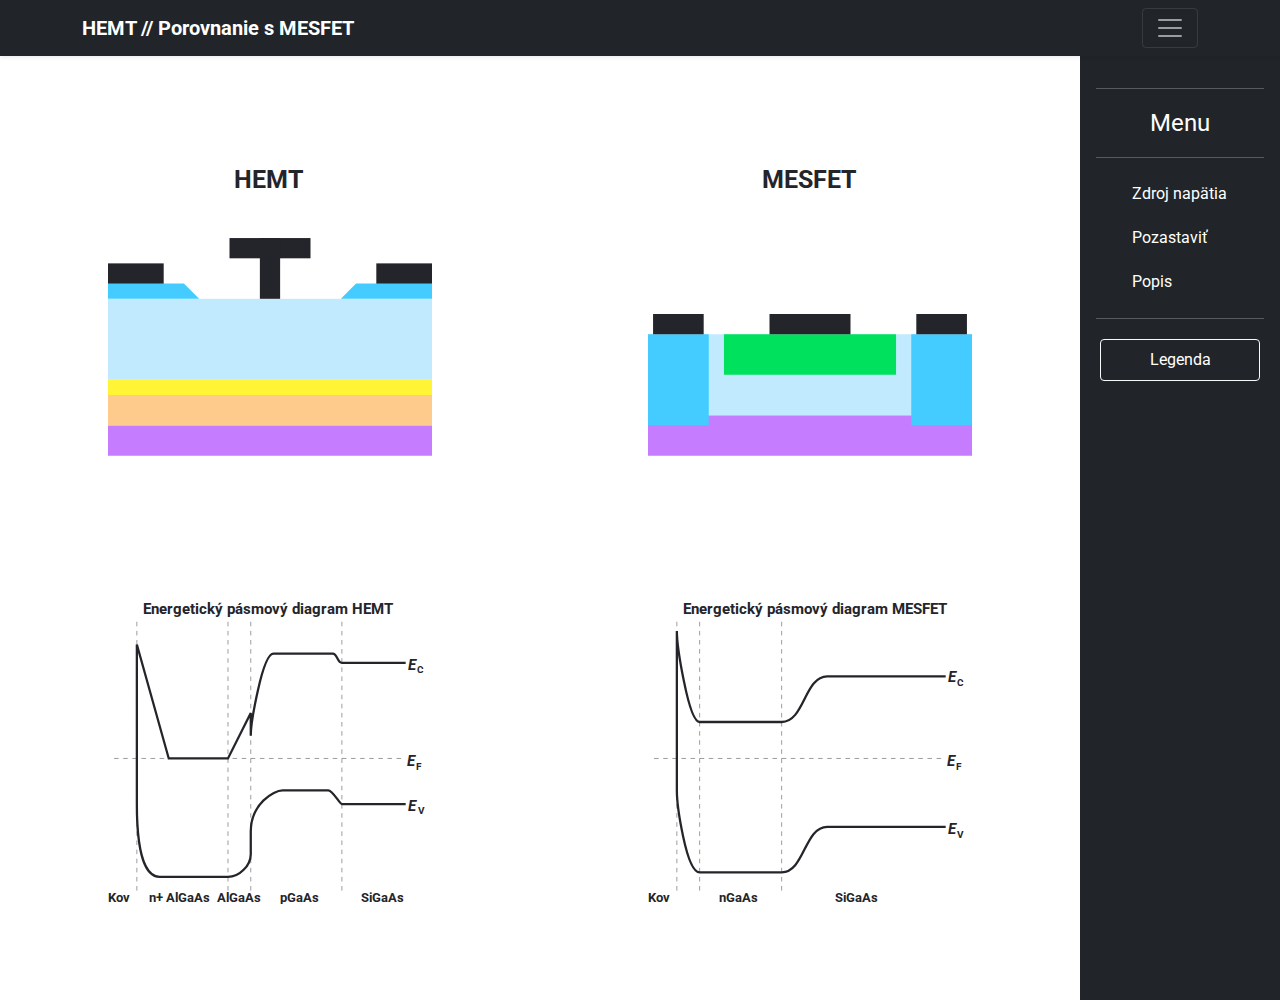
<file: HTML/porovnanie_s_mesfet.html>
<!DOCTYPE html>
<html lang="en">
<head>
    <meta charset = "UTF-8">
    <meta name = "description" content = "Interactive animations of HEMT transistors by Adam Paľo 2022 FEI STU">
    <meta name = "viewport" content = "width=device-width, initial-scale=1.0">
    <title>HEMT - Porovnanie s MESFET</title>

    <link rel="stylesheet" href="../bootstrap-5.1.3-dist/css/bootstrap.min.css">
    <link href="../CSS/navbar.css" rel="stylesheet">
    <link href="../CSS/style.css" rel="stylesheet">
    <link href="../CSS/sidebars.css" rel="stylesheet">
    <link href="https://fonts.googleapis.com/css?family=Roboto:400,100,100italic,300,300italic,400italic,500,500italic,700,700italic,900italic,900" rel="stylesheet" type="text/css">

    <link rel="apple-touch-icon" sizes="180x180" href="/favicon_package/apple-touch-icon.png">
    <link rel="icon" type="image/png" sizes="32x32" href="/favicon_package/favicon-32x32.png">
    <link rel="icon" type="image/png" sizes="16x16" href="/favicon_package/favicon-16x16.png">
    <link rel="manifest" href="/favicon_package/site.webmanifest">
    <link rel="mask-icon" href="/favicon_package/safari-pinned-tab.svg" color="#5bbad5">
    <meta name="msapplication-TileColor" content="#da532c">
    <meta name="theme-color" content="#ffffff">
</head>
<body>

    <div id="backdrop" class="align-content-center">
        <div class="modal modal-sheet d-block" tabindex="-1" role="dialog" id="modal">
            <div class="modal-dialog modal-dialog-centered" role="document">
                <div class="modal-content rounded-6 shadow">
                    <div class="modal-header border-bottom-0">
                        <h2 class="modal-title px-2">Legenda</h2>
                        <button type="button" class="btn-close" onclick="hideModal()" aria-label="Close"></button>
                    </div>
                    <div class="modal-body py-0">
                        <h5 class="p-2">
                            2DEG <small class="text-muted"> - Two dimensional electron gas - Dvojrozmerný elektrónový plyn</small>
                        </h5>
                        <h5 class="p-2">
                            <b><i>E</i><sub>C</sub></b> <small class="text-muted"> - Spodná hranica vodivostného pásma</small>
                        </h5>
                        <h5 class="p-2">
                            <b><i>E</i><sub>F</sub></b> <small class="text-muted"> - Fermiho hladina</small>
                        </h5>
                        <h5 class="p-2">
                            <b><i>E</i><sub>V</sub></b> <small class="text-muted"> - Vrchná hranica vodivostného pásma</small>
                        </h5>

                        <div class="d-inline-flex p-1">
                            <div id="elektron" class="p-1"></div>
                            <h5 class="m-auto">  - Majoritný elektrón</h5>
                        </div>

                        <div class="d-inline-flex p-1">
                            <div id="zdroj_napatia" class="p-1"></div>
                            <h5 class="m-auto">  - Zdroj napätia</h5>
                        </div>
                    </div>
                    <div class="modal-footer flex-column border-top-0">
                        <button type="button" class="btn btn-sm btn-outline-primary w-100 mx-0 mb-2" onclick="hideModal()">Mám to!</button>
                    </div>
                </div>
            </div>
        </div>
    </div>

    <header>
        <div class="collapse bg-dark" id="navbarHeader">
            <div class="container">
                <div class="row row-cols-1 row-cols-sm-2 row-cols-md-4">
                    <a class="col py-4 text-start" href="pouzitie.html">
                        <h5 class="text-white my-menu-item">Použitie</h5>
                    </a>
                    <a class="col py-4 text-start" href="struktura_hemt.html">
                        <h5 class="text-white my-menu-item">Štruktúra HEMT</h5>
                    </a>
                    <a class="col py-4 text-start" href="va_charakteristiky.html">
                        <h5 class="text-white my-menu-item">VA charakteristiky</h5>
                    </a>
                    <a class="col py-4 text-start" href="integrovany_obvod.html">
                        <h5 class="text-white my-menu-item">HEMT v logických obvodoch</h5>
                    </a>
                </div>
                <div class="row row-cols-1 row-cols-sm-2 row-cols-md-4 text-center">
                    <a class="col py-4 text-start" href="porovnanie_s_mesfet.html">
                        <h5 class="text-white my-menu-item my-menu-item-active">Porovnanie s MESFET</h5>
                    </a>
                    <a class="col py-4 text-start" href="vyvoj_struktur.html">
                        <h5 class="text-white my-menu-item">Vývoj štruktúr</h5>
                    </a>
                    <a class="col py-4 text-start" href="2deg_plyn.html">
                        <h5 class="text-white my-menu-item">2DEG plyn</h5>
                    </a>
                    <a class="col py-4 text-start" href="faq.html">
                        <h5 class="text-white my-menu-item">FAQ</h5>
                    </a>
                </div>
            </div>
        </div>
        <div class="navbar navbar-dark bg-dark shadow-sm">
            <div class="container">
                <a href="../index.html" class="navbar-brand d-flex align-items-center">
                    <strong>HEMT // Porovnanie s MESFET</strong>
                </a>
                <button class="navbar-toggler" type="button" data-bs-toggle="collapse" data-bs-target="#navbarHeader" aria-controls="navbarHeader" aria-expanded="false" aria-label="Toggle navigation">
                    <span class="navbar-toggler-icon"></span>
                </button>
            </div>
        </div>
    </header>

    <main>
        <div id="container_porovnanie" class="container my-auto">
            <div class="row row-cols-1 row-cols-xl-2">
                <div class="col" id="col1">
                    <div class="p-3 p-sm-5 m-1 m-sm-2 m-lg-5 d-flex justify-content-center" id="porovnanie_hemt"></div>
                    <div class="p-3 p-sm-5 m-1 m-sm-2 m-lg-5 d-flex justify-content-center" id="hemt_graf"></div>
                </div>
                <div class="col" id="col2">
                    <div class="p-3 p-sm-5 m-1 m-sm-2 m-lg-5 d-flex justify-content-center" id="porovnanie_mesfet"></div>
                    <div class="p-3 p-sm-5 m-1 m-sm-2 m-lg-5 d-flex justify-content-center" id="mesfet_graf"></div>
                </div>
            </div>
        </div>

        <div id="sidebar" class="d-flex flex-column flex-shrink-0 p-3 text-white bg-dark">
            <hr>
            <a id="menu_element" class="d-flex justify-content-center text-white text-decoration-none text-center">
                <span class="fs-4">Menu</span>
            </a>
            <hr>
            <ul class="nav nav-pills flex-column mb-auto">
                <li class="nav-item pb-1">
                    <a href="#" id="napatie" onclick="toggleNapatie()" class="nav-link text-white" aria-current="page">
                        <svg class="bi" width="16" height="16"></svg>
                        Zdroj napätia
                    </a>
                </li>
                <li class="nav-item pb-1">
                    <a href="#" id="pauseBtn" onclick="playPauseAnimations()" class="nav-link text-white">
                        <svg class="bi" width="16" height="16"></svg>
                        Pozastaviť
                    </a>
                </li>
                <li class="nav-item pb-1">
                    <a href="#" id="captionsBtn" onclick="toggleCaptions()" class="nav-link text-white">
                        <svg class="bi" width="16" height="16"></svg>
                        Popis
                    </a>
                    <hr>
                </li>

                <li class="nav-item pb-1 mx-1 text-center">
                    <a href="#" id="porovnanie_s_mesfet_legendaBtn" onclick="showModal()" class="nav-link text-white border border-light">
                        Legenda
                    </a>
                </li>
            </ul>
        </div>
    </main>

    <script src="../bootstrap-5.1.3-dist/js/bootstrap.bundle.min.js"></script>
    <script src="../svg.js/svg.min.js"></script>
    <script src="../JS/global.js"></script>
    <script src="../JS/porovnanie_s_mesfet_Service.js"></script>
    <script src="../JS/porovnanie_s_mesfet_Utilities.js"></script>
</body>
</html>
</file>
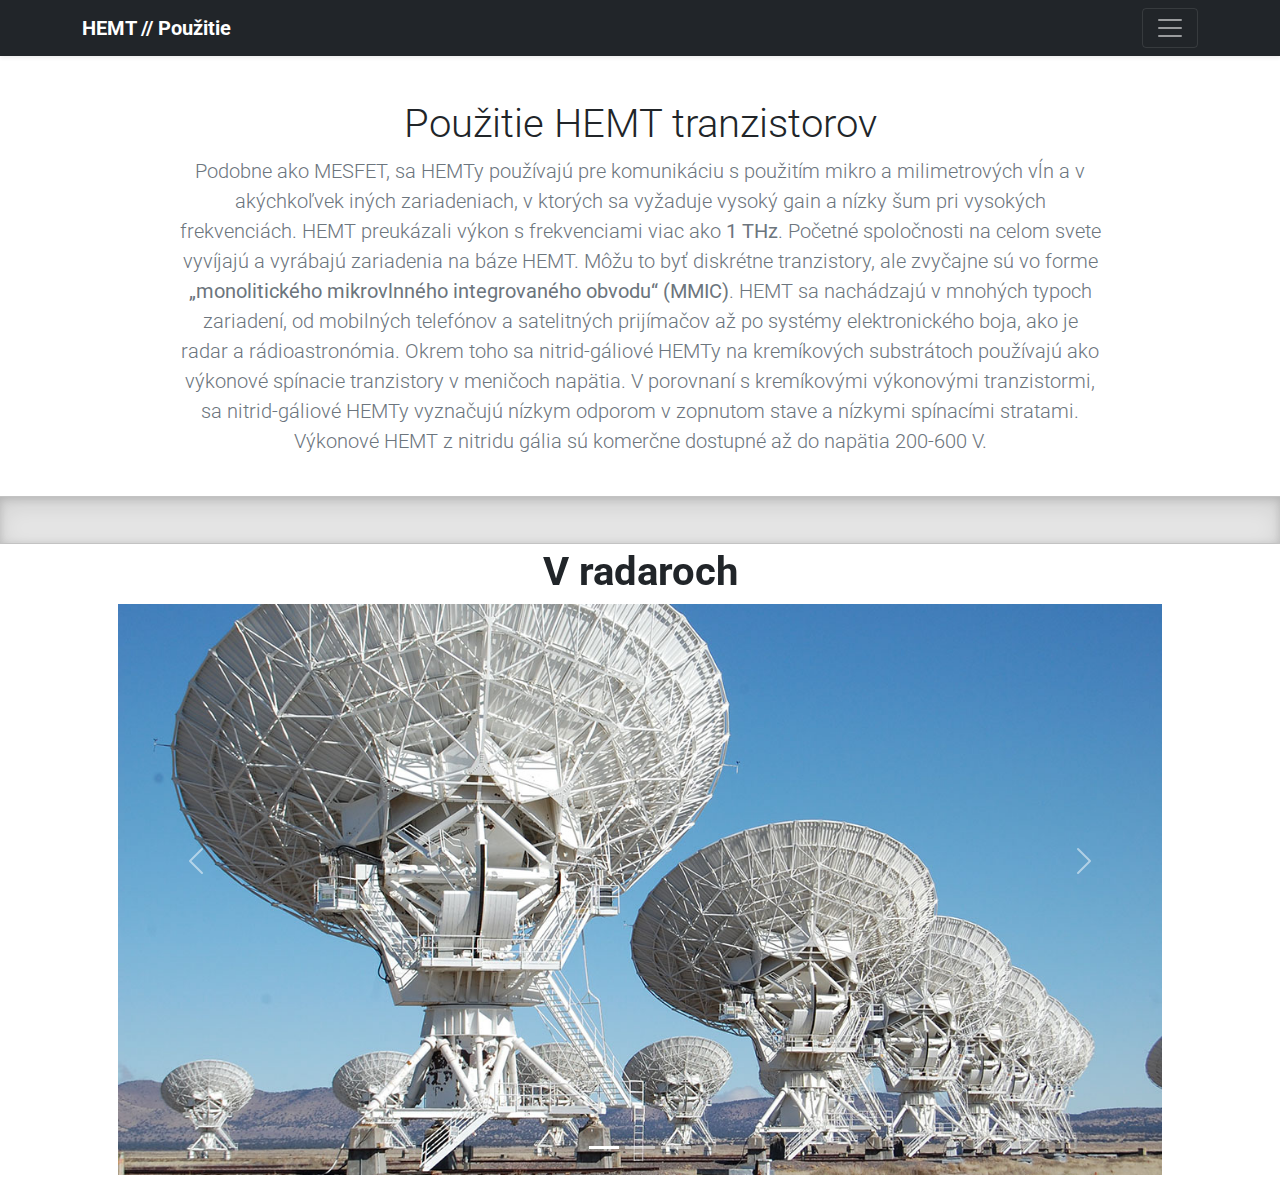
<file: HTML/pouzitie.html>
<!DOCTYPE html>
<html lang="en">
    <head>
        <meta charset = "UTF-8">
        <meta name = "description" content = "Interactive animations of HEMT transistors by Adam Paľo 2022 FEI STU">
        <meta name = "viewport" content = "width=device-width, initial-scale=1.0">
        <title>HEMT - Použitie</title>

        <link rel="stylesheet" href="../bootstrap-5.1.3-dist/css/bootstrap.min.css">
        <link href="../CSS/navbar.css" rel="stylesheet">
        <link href="../CSS/style.css" rel="stylesheet">
        <link href="../CSS/faq.css" rel="stylesheet">
        <link href="https://fonts.googleapis.com/css?family=Roboto:400,100,100italic,300,300italic,400italic,500,500italic,700,700italic,900italic,900" rel="stylesheet" type="text/css">

        <link rel="apple-touch-icon" sizes="180x180" href="/favicon_package/apple-touch-icon.png">
        <link rel="icon" type="image/png" sizes="32x32" href="/favicon_package/favicon-32x32.png">
        <link rel="icon" type="image/png" sizes="16x16" href="/favicon_package/favicon-16x16.png">
        <link rel="manifest" href="/favicon_package/site.webmanifest">
        <link rel="mask-icon" href="/favicon_package/safari-pinned-tab.svg" color="#5bbad5">
        <meta name="msapplication-TileColor" content="#da532c">
        <meta name="theme-color" content="#ffffff">
    </head>
<body>
    <header>
        <div class="collapse bg-dark" id="navbarHeader">
            <div class="container">
                <div class="row row-cols-1 row-cols-sm-2 row-cols-md-4">
                    <a class="col py-4 text-start" href="pouzitie.html">
                        <h5 class="text-white my-menu-item my-menu-item-active">Použitie</h5>
                    </a>
                    <a class="col py-4 text-start" href="struktura_hemt.html">
                        <h5 class="text-white my-menu-item">Štruktúra HEMT</h5>
                    </a>
                    <a class="col py-4 text-start" href="va_charakteristiky.html">
                        <h5 class="text-white my-menu-item">VA charakteristiky</h5>
                    </a>
                    <a class="col py-4 text-start" href="integrovany_obvod.html">
                        <h5 class="text-white my-menu-item">HEMT v logických obvodoch</h5>
                    </a>
                </div>
                <div class="row row-cols-1 row-cols-sm-2 row-cols-md-4 text-center">
                    <a class="col py-4 text-start" href="porovnanie_s_mesfet.html">
                        <h5 class="text-white my-menu-item">Porovnanie s MESFET</h5>
                    </a>
                    <a class="col py-4 text-start" href="vyvoj_struktur.html">
                        <h5 class="text-white my-menu-item">Vývoj štruktúr</h5>
                    </a>
                    <a class="col py-4 text-start" href="2deg_plyn.html">
                        <h5 class="text-white my-menu-item">2DEG plyn</h5>
                    </a>
                    <a class="col py-4 text-start" href="faq.html">
                        <h5 class="text-white my-menu-item">FAQ</h5>
                    </a>
                </div>
            </div>
        </div>
        <div class="navbar navbar-dark bg-dark shadow-sm">
            <div class="container">
                <a href="../index.html" class="navbar-brand d-flex align-items-center">
                    <strong>HEMT // Použitie</strong>
                </a>
                <button class="navbar-toggler" type="button" data-bs-toggle="collapse" data-bs-target="#navbarHeader" aria-controls="navbarHeader" aria-expanded="false" aria-label="Toggle navigation">
                    <span class="navbar-toggler-icon"></span>
                </button>
            </div>
        </div>
    </header>

    <main>
        <section class="py-4 text-center container">
            <div class="row">
                <div class="col-lg-10 col-md-10 mx-auto">
                    <h1 class="fw-light">Použitie HEMT tranzistorov</h1>
                    <p class="lead text-muted">
                        Podobne ako MESFET, sa HEMTy používajú pre komunikáciu s použitím mikro a milimetrových vĺn a v akýchkoľvek iných zariadeniach,
                        v ktorých sa vyžaduje vysoký gain a nízky šum pri vysokých frekvenciách.
                        HEMT preukázali výkon s frekvenciami viac ako <b>1 THz</b>.
                        Početné spoločnosti na celom svete vyvíjajú a vyrábajú zariadenia na báze HEMT. Môžu to byť diskrétne tranzistory,
                        ale zvyčajne sú vo forme <b>„monolitického mikrovlnného integrovaného obvodu“ (MMIC)</b>. HEMT sa nachádzajú v mnohých typoch zariadení,
                        od mobilných telefónov a satelitných prijímačov až po systémy elektronického boja, ako je radar a rádioastronómia.
                        Okrem toho sa nitrid-gáliové HEMTy na kremíkových substrátoch používajú ako výkonové spínacie tranzistory v meničoch napätia.
                        V porovnaní s kremíkovými výkonovými tranzistormi, sa nitrid-gáliové HEMTy vyznačujú nízkym odporom v zopnutom stave a
                        nízkymi spínacími stratami. Výkonové HEMT z nitridu gália sú komerčne dostupné až do napätia 200-600 V.
                    </p>
                </div>
            </div>
        </section>

        <div class="b-example-divider"></div>

        <section class="d-flex justify-content-center">
            <div class="w-auto my-1 text-center">
                <div class="overflow-hidden">
                    <div class="container px-5">
                        <div id="carouselExampleIndicators" class="carousel slide" data-bs-ride="carousel">
                            <div class="carousel-indicators">
                                <button type="button" data-bs-target="#carouselExampleIndicators" data-bs-slide-to="0" class="active" aria-current="true" aria-label="Slide 1"></button>
                                <button type="button" data-bs-target="#carouselExampleIndicators" data-bs-slide-to="1" aria-label="Slide 2"></button>
                                <button type="button" data-bs-target="#carouselExampleIndicators" data-bs-slide-to="2" aria-label="Slide 3"></button>
                            </div>
                            <div class="carousel-inner">
                                <div class="carousel-item active">
                                    <h1 class="display-6 fw-bold">V radaroch</h1>
                                    <img src="../IMG/radar.jpg" class="d-block w-100 mx-auto" alt="radar">
                                </div>
                                <div class="carousel-item">
                                    <h1 class="display-6 fw-bold">V satelitoch</h1>
                                    <img src="../IMG/satelit.jpg" class="d-block w-100 mx-auto" alt="satelit">
                                </div>
                                <div class="carousel-item">
                                    <h1 class="display-6 fw-bold">V telefónoch</h1>
                                    <img src="../IMG/telefon.jpg" class="d-block w-100 mx-auto" alt="telefón">
                                </div>
                            </div>
                            <button class="carousel-control-prev" type="button" data-bs-target="#carouselExampleIndicators" data-bs-slide="prev">
                                <span class="carousel-control-prev-icon" aria-hidden="true"></span>
                                <span class="visually-hidden">Previous</span>
                            </button>
                            <button class="carousel-control-next" type="button" data-bs-target="#carouselExampleIndicators" data-bs-slide="next">
                                <span class="carousel-control-next-icon" aria-hidden="true"></span>
                                <span class="visually-hidden">Next</span>
                            </button>
                        </div>
                    </div>
                </div>
            </div>
        </section>
    </main>

    <script src="../bootstrap-5.1.3-dist/js/bootstrap.bundle.min.js"></script></body>
</html>
</file>
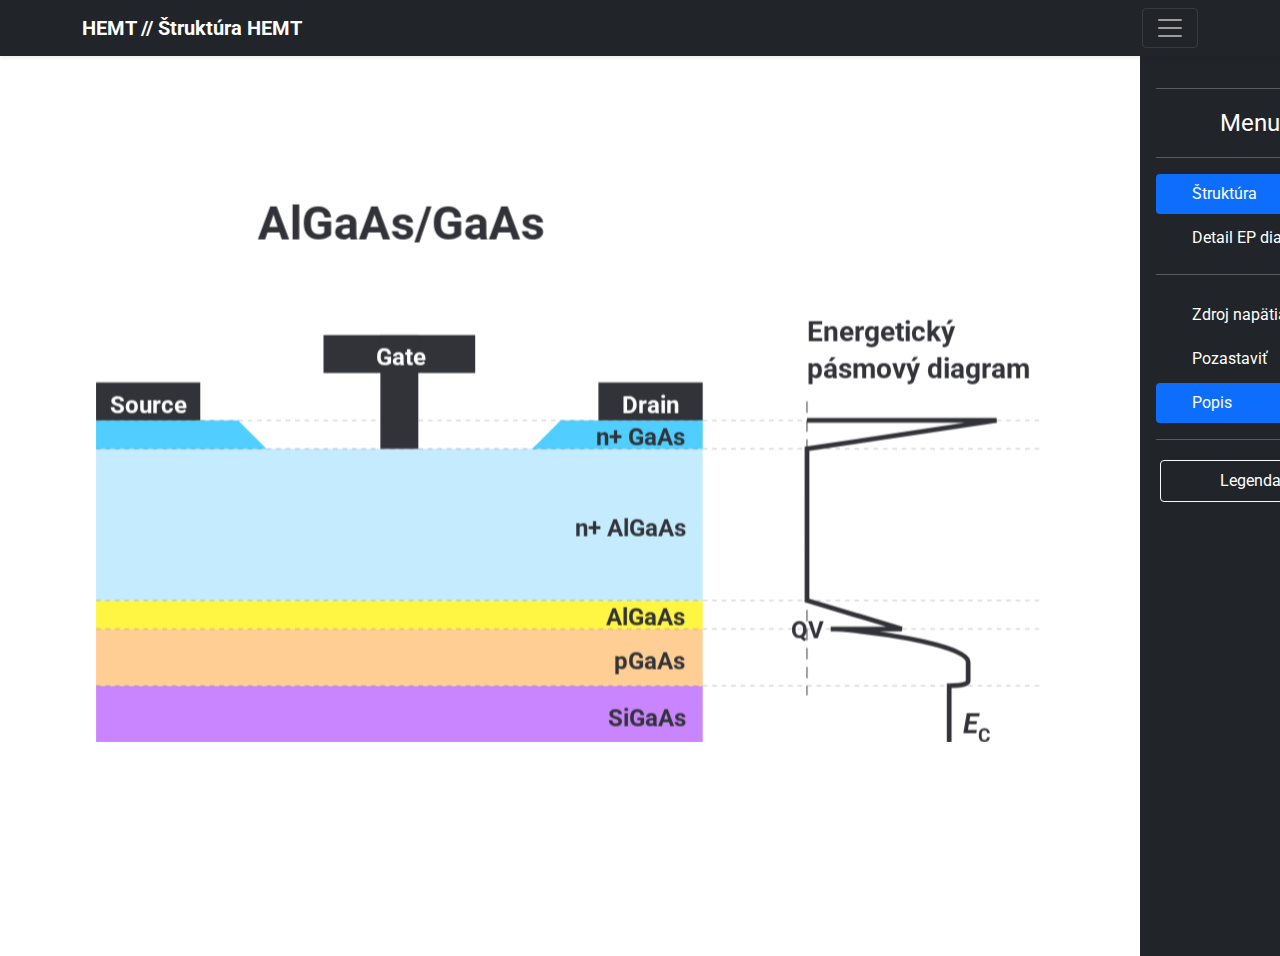
<file: HTML/struktura_hemt.html>
<!DOCTYPE html>
<html lang="en">
<head>
    <meta charset = "UTF-8">
    <meta name = "description" content = "Interactive animations of HEMT transistors by Adam Paľo 2022 FEI STU">
    <meta name = "viewport" content = "width=device-width, initial-scale=1.0">
    <title>HEMT - Štruktúra</title>

    <link rel="stylesheet" href="../bootstrap-5.1.3-dist/css/bootstrap.min.css">
    <link href="../CSS/navbar.css" rel="stylesheet">
    <link href="../CSS/style.css" rel="stylesheet">
    <link href="../CSS/sidebars.css" rel="stylesheet">
    <link href="https://fonts.googleapis.com/css?family=Roboto:400,100,100italic,300,300italic,400italic,500,500italic,700,700italic,900italic,900" rel="stylesheet" type="text/css">

    <link rel="apple-touch-icon" sizes="180x180" href="/favicon_package/apple-touch-icon.png">
    <link rel="icon" type="image/png" sizes="32x32" href="/favicon_package/favicon-32x32.png">
    <link rel="icon" type="image/png" sizes="16x16" href="/favicon_package/favicon-16x16.png">
    <link rel="manifest" href="/favicon_package/site.webmanifest">
    <link rel="mask-icon" href="/favicon_package/safari-pinned-tab.svg" color="#5bbad5">
    <meta name="msapplication-TileColor" content="#da532c">
    <meta name="theme-color" content="#ffffff">
</head>
<body>
    <div id="backdrop" class="align-content-center">
        <div class="modal modal-sheet d-block" tabindex="-1" role="dialog" id="modal">
            <div class="modal-dialog modal-dialog-centered" role="document">
                <div class="modal-content rounded-6 shadow">
                    <div class="modal-header border-bottom-0">
                        <h2 class="modal-title px-2">Legenda</h2>
                        <button type="button" class="btn-close" onclick="hideModal()" aria-label="Close"></button>
                    </div>
                    <div class="modal-body py-0">
                        <h5 class="p-2">
                            E<sub>C</sub> <small class="text-muted"> - Dolná hranica vodivostného pásma</small>
                        </h5>
                        <h5 class="p-2">
                            E<sub>F</sub> <small class="text-muted"> - Fermiho hladina</small>
                        </h5>
                        <h5 class="p-2">
                            &#966;<sub>B0</sub> <small class="text-muted"> - Výška potenciálovej hladiny</small>
                        </h5>
                        <h5 class="p-2">
                            E<sub>g1</sub> <small class="text-muted"> - Polovodič so šírkou zakázaného pásma E<sub>g1</sub></small>
                        </h5>
                        <h5 class="p-2">
                            E<sub>g2</sub> <small class="text-muted"> - Polovodič so šírkou zakázaného pásma E<sub>g2</sub></small>
                        </h5>
                        <div class="d-flex p-1">
                            <h5 class="m-auto"> E<sub>g1</sub> > E<sub>g2</sub></h5>
                        </div>
                    </div>
                    <div class="modal-footer flex-column border-top-0">
                        <button type="button" class="btn btn-sm btn-outline-primary w-100 mx-0 mb-2" onclick="hideModal()">Mám to!</button>
                    </div>
                </div>
            </div>
        </div>
    </div>

    <div id="backdrop2" class="align-content-center" style="display: none">
        <div class="modal modal-sheet d-block" tabindex="-1" role="dialog" id="modal2">
            <div class="modal-dialog modal-dialog-centered" role="document">
                <div class="modal-content rounded-6 shadow">
                    <div class="modal-header border-bottom-0">
                        <h2 class="modal-title px-2">Legenda</h2>
                        <button type="button" class="btn-close" onclick="hideModal()" aria-label="Close"></button>
                    </div>
                    <div class="modal-body py-0">
                        <div class="modal-body py-0">
                            <h5 class="p-2">
                                QV <small class="text-muted"> - Kvantová jama</small>
                            </h5>
                            <h5 class="p-2">
                                2DEG <small class="text-muted"> - Two dimensional electron gas - Dvojrozmerný elektrónový plyn</small>
                            </h5>
                            <h5 class="p-2">
                                <b><i>E</i><sub>C</sub></b> <small class="text-muted"> - Spodná hranica vodivostného pásma</small>
                            </h5>
                            <div class="d-inline-flex p-1">
                                <div id="elektron" class="p-1"></div>
                                <h5 class="m-auto">  - Majoritný elektrón</h5>
                            </div>

                            <div class="d-inline-flex p-1">
                                <div id="zdroj_napatia" class="p-1"></div>
                                <h5 class="m-auto">  - Zdroj napätia</h5>
                            </div>
                        </div>
                    </div>
                    <div class="modal-footer flex-column border-top-0">
                        <button type="button" class="btn btn-sm btn-outline-primary w-100 mx-0 mb-2" onclick="hideModal()">Mám to!</button>
                    </div>
                </div>
            </div>
        </div>
    </div>

    <header>
        <div class="collapse bg-dark" id="navbarHeader">
            <div class="container">
                <div class="row row-cols-1 row-cols-sm-2 row-cols-md-4">
                    <a class="col py-4 text-start" href="pouzitie.html">
                        <h5 class="text-white my-menu-item">Použitie</h5>
                    </a>
                    <a class="col py-4 text-start" href="struktura_hemt.html">
                        <h5 class="text-white my-menu-item my-menu-item-active">Štruktúra HEMT</h5>
                    </a>
                    <a class="col py-4 text-start" href="va_charakteristiky.html">
                        <h5 class="text-white my-menu-item">VA charakteristiky</h5>
                    </a>
                    <a class="col py-4 text-start" href="integrovany_obvod.html">
                        <h5 class="text-white my-menu-item">HEMT v logických obvodoch</h5>
                    </a>
                </div>
                <div class="row row-cols-1 row-cols-sm-2 row-cols-md-4 text-center">
                    <a class="col py-4 text-start" href="porovnanie_s_mesfet.html">
                        <h5 class="text-white my-menu-item">Porovnanie s MESFET</h5>
                    </a>
                    <a class="col py-4 text-start" href="vyvoj_struktur.html">
                        <h5 class="text-white my-menu-item">Vývoj štruktúr</h5>
                    </a>
                    <a class="col py-4 text-start" href="2deg_plyn.html">
                        <h5 class="text-white my-menu-item">2DEG plyn</h5>
                    </a>
                    <a class="col py-4 text-start" href="faq.html">
                        <h5 class="text-white my-menu-item">FAQ</h5>
                    </a>
                </div>
            </div>
        </div>
        <div class="navbar navbar-dark bg-dark shadow-sm">
            <div class="container">
                <a href="../index.html" class="navbar-brand d-flex align-items-center">
                    <strong>HEMT // Štruktúra HEMT</strong>
                </a>
                <button class="navbar-toggler" type="button" data-bs-toggle="collapse" data-bs-target="#navbarHeader" aria-controls="navbarHeader" aria-expanded="false" aria-label="Toggle navigation">
                    <span class="navbar-toggler-icon"></span>
                </button>
            </div>
        </div>
    </header>

    <main>
        <div class="container px-1 px-md-3 px-lg-5 pb-5 my-auto">
            <div class="row row-cols-1 px-0 px-md-3 px-lg-5 pb-5">
                <div class="col">
                    <h3 class="mx-auto text-center m-0"><b id="nadpis">AlGaAs/GaAs</b></h3>
                    <div class="d-flex justify-content-center" id="struktura_hemt_container"></div>
                </div>
            </div>
        </div>

        <div id="sidebar" class="d-flex flex-column flex-shrink-0 p-3 text-white bg-dark">
            <hr>
            <a id="menu_element" class="d-flex justify-content-center text-white text-decoration-none text-center">
                <span class="fs-4">Menu</span>
            </a>
            <hr>
            <ul class="nav nav-pills flex-column mb-auto">
                <li class="nav-item pb-1">
                    <a href="#" id="strukturaButton" onclick="switchToStruktura()" class="nav-link text-white active" aria-current="page">
                        <svg class="bi" width="16" height="16"></svg>
                        Štruktúra
                    </a>
                </li>
                <li class="nav-item pb-1">
                    <a href="#" id="detailButton" onclick="switchToDetail()" class="nav-link text-white">
                        <svg class="bi" width="16" height="16"></svg>
                        Detail EP diagramu
                    </a>
                    <hr>
                </li>

                <li class="nav-item pb-1">
                    <a href="#" id="SH_button1" onclick="SH_button1Handler()" class="nav-link text-white" aria-current="page">
                        <svg class="bi" width="16" height="16"></svg>
                        Zdroj napätia
                    </a>
                </li>
                <li class="nav-item pb-1">
                    <a href="#" id="SH_button2" onclick="SH_button2Handler()" class="nav-link text-white">
                        <svg class="bi" width="16" height="16"></svg>
                        Pozastaviť
                    </a>
                </li>
                <li class="nav-item pb-1">
                    <a href="#" id="SH_button3" onclick="SH_button3Handler()" class="nav-link text-white active">
                        <svg class="bi" width="16" height="16"></svg>
                        Popis
                    </a>
                    <hr>
                </li>

                <li class="nav-item pb-1 mx-1 text-center">
                    <a href="#" id="vyvoj_struktur_legendaBtn" onclick="showModal()" class="nav-link text-white border border-light">
                        Legenda
                    </a>
                </li>
            </ul>
        </div>
    </main>
    <script src="../bootstrap-5.1.3-dist/js/bootstrap.bundle.min.js"></script>
    <script src="../svg.js/svg.min.js"></script>
    <script src="../JS/global.js"></script>
    <script src="../JS/struktura_hemt_Service.js"></script>
    <script src="../JS/struktura_hemt_Utilities.js"></script>
</body>
</html>
</file>
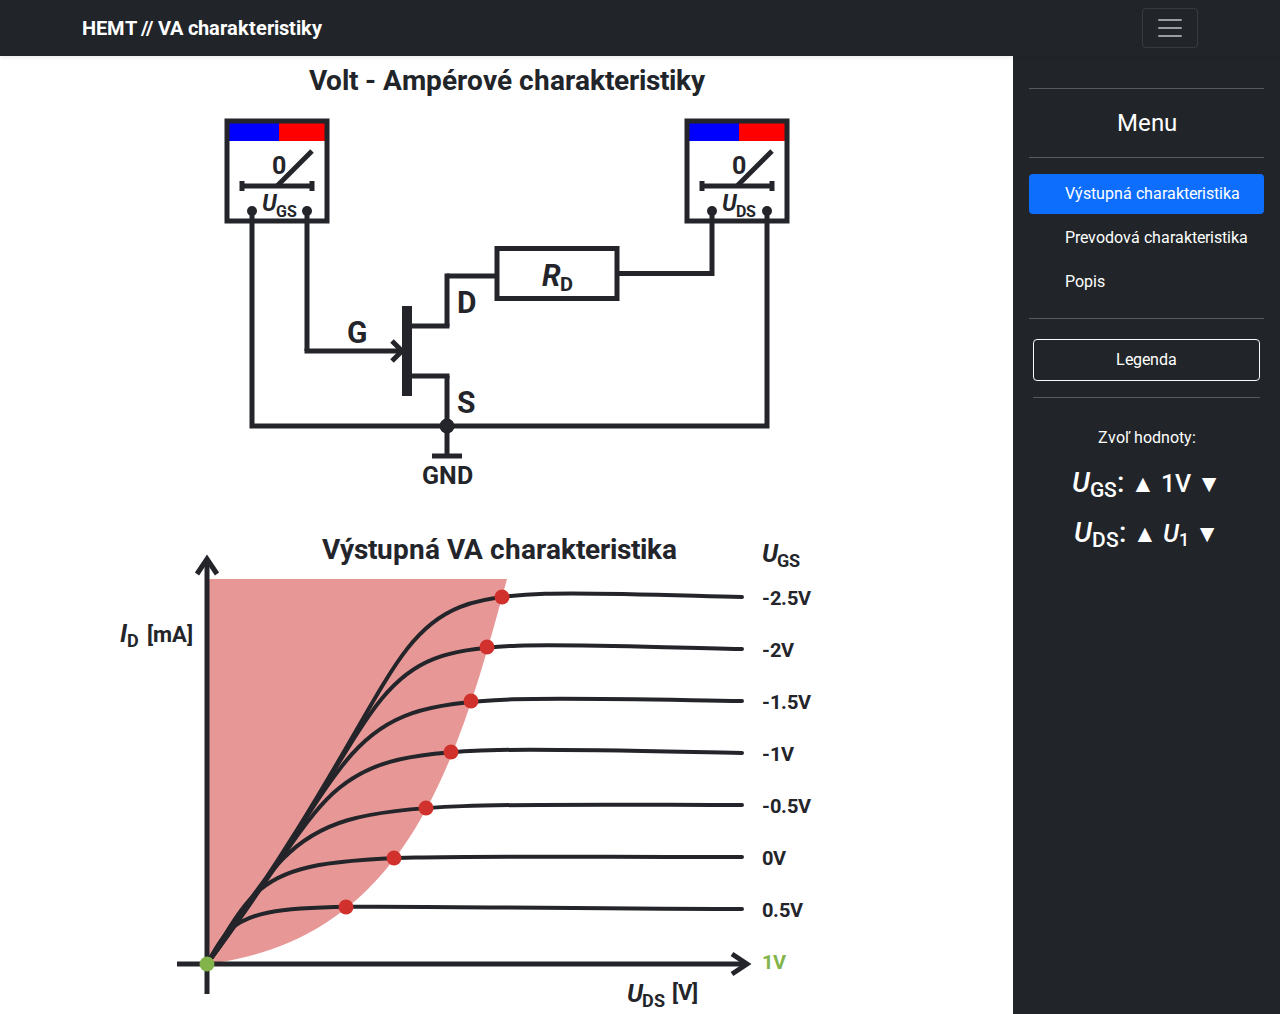
<file: HTML/va_charakteristiky.html>
<!DOCTYPE html>
<html lang="en">
<head>
    <meta charset = "UTF-8">
    <meta name = "description" content = "Interactive animations of HEMT transistors by Adam Paľo 2022 FEI STU">
    <meta name = "viewport" content = "width=device-width, initial-scale=1.0">
    <title>HEMT - VA charakteristiky</title>

    <link rel="stylesheet" href="../bootstrap-5.1.3-dist/css/bootstrap.min.css">
    <link href="../CSS/navbar.css" rel="stylesheet">
    <link href="../CSS/style.css" rel="stylesheet">
    <link href="../CSS/sidebars.css" rel="stylesheet">
    <link href="https://fonts.googleapis.com/css?family=Roboto:400,100,100italic,300,300italic,400italic,500,500italic,700,700italic,900italic,900" rel="stylesheet" type="text/css">

    <link rel="apple-touch-icon" sizes="180x180" href="/favicon_package/apple-touch-icon.png">
    <link rel="icon" type="image/png" sizes="32x32" href="/favicon_package/favicon-32x32.png">
    <link rel="icon" type="image/png" sizes="16x16" href="/favicon_package/favicon-16x16.png">
    <link rel="manifest" href="/favicon_package/site.webmanifest">
    <link rel="mask-icon" href="/favicon_package/safari-pinned-tab.svg" color="#5bbad5">
    <meta name="msapplication-TileColor" content="#da532c">
    <meta name="theme-color" content="#ffffff">
</head>
<body>
    <div id="backdrop" class="align-content-center">
        <div class="modal modal-sheet d-block" tabindex="-1" role="dialog" id="modal">
            <div class="modal-dialog modal-dialog-centered" role="document">
                <div class="modal-content rounded-6 shadow">
                    <div class="modal-header border-bottom-0">
                        <h2 class="modal-title px-2">Legenda</h2>
                        <button type="button" class="btn-close" onclick="hideModal()" aria-label="Close"></button>
                    </div>
                    <div class="modal-body py-0">
                        <h5 class="p-2">
                            <b>G</b> <small class="text-muted"> - Gate</small>
                        </h5>
                        <h5 class="p-2">
                            <b>D</b> <small class="text-muted"> - Drain</small>
                        </h5>
                        <h5 class="p-2">
                            <b>S</b> <small class="text-muted"> - Source</small>
                        </h5>

                        <h5 class="p-2">
                            <b><i>I</i><sub>D</sub></b> <small class="text-muted"> - Kolektorový prúd</small>
                        </h5>
                        <h5 class="p-2">
                            <b><i>U</i><sub>DS</sub></b> <small class="text-muted"> - Napätie medzi kolektorom a emitorom</small>
                        </h5>
                        <h5 class="p-2">
                            <b><i>U</i><sub>GS</sub></b> <small class="text-muted"> - Hradlové napätie</small>
                        </h5>

                        <div class="d-flex p-1">
                            <div id="pinch_off" class="p-1"></div>
                            <h5 class="my-auto">  - Pinch off</h5>
                        </div>

                        <div class="d-flex p-1">
                            <div id="zdroj_napatia" class="p-1"></div>
                            <h5 class="my-auto">  - Zdroj napätia</h5>
                        </div>
                    </div>
                    <div class="modal-footer flex-column border-top-0">
                        <button type="button" class="btn btn-sm btn-outline-primary w-100 mx-0 mb-2" onclick="hideModal()">Mám to!</button>
                    </div>
                </div>
            </div>
        </div>
    </div>

    <header>
        <div class="collapse bg-dark" id="navbarHeader">
            <div class="container">
                <div class="row row-cols-1 row-cols-sm-2 row-cols-md-4">
                    <a class="col py-4 text-start" href="pouzitie.html">
                        <h5 class="text-white my-menu-item">Použitie</h5>
                    </a>
                    <a class="col py-4 text-start" href="struktura_hemt.html">
                        <h5 class="text-white my-menu-item">Štruktúra HEMT</h5>
                    </a>
                    <a class="col py-4 text-start" href="va_charakteristiky.html">
                        <h5 class="text-white my-menu-item my-menu-item-active">VA charakteristiky</h5>
                    </a>
                    <a class="col py-4 text-start" href="integrovany_obvod.html">
                        <h5 class="text-white my-menu-item">HEMT v logických obvodoch</h5>
                    </a>
                </div>
                <div class="row row-cols-1 row-cols-sm-2 row-cols-md-4 text-center">
                    <a class="col py-4 text-start" href="porovnanie_s_mesfet.html">
                        <h5 class="text-white my-menu-item">Porovnanie s MESFET</h5>
                    </a>
                    <a class="col py-4 text-start" href="vyvoj_struktur.html">
                        <h5 class="text-white my-menu-item">Vývoj štruktúr</h5>
                    </a>
                    <a class="col py-4 text-start" href="2deg_plyn.html">
                        <h5 class="text-white my-menu-item">2DEG plyn</h5>
                    </a>
                    <a class="col py-4 text-start" href="faq.html">
                        <h5 class="text-white my-menu-item">FAQ</h5>
                    </a>
                </div>
            </div>
        </div>
        <div class="navbar navbar-dark bg-dark shadow-sm">
            <div class="container">
                <a href="../index.html" class="navbar-brand d-flex align-items-center">
                    <strong>HEMT // VA charakteristiky</strong>
                </a>
                <button class="navbar-toggler" type="button" data-bs-toggle="collapse" data-bs-target="#navbarHeader" aria-controls="navbarHeader" aria-expanded="false" aria-label="Toggle navigation">
                    <span class="navbar-toggler-icon"></span>
                </button>
            </div>
        </div>
    </header>

    <main>
        <div id="container_porovnanie" class="container my-auto">
            <div class="row row-cols-1">
                <div class="col" id="col1">
                    <h3 class="mx-auto my-0 text-center p-2"><b id="nadpis">Volt - Ampérové charakteristiky</b></h3>
                    <div class="d-flex justify-content-center p-2 pt-0 " id="VA_top"></div>
                    <div class="d-flex justify-content-center" id="VA_bottom"></div>
                </div>
            </div>
        </div>

        <div id="sidebar" class="d-flex flex-column flex-shrink-0 p-3 text-white bg-dark">
            <hr>
            <a id="menu_element" class="d-flex justify-content-center text-white text-decoration-none text-center">
                <span class="fs-4">Menu</span>
            </a>
            <hr>
            <ul class="nav nav-pills flex-column mb-auto">
                <li class="nav-item pb-1">
                    <a href="#" id="vystupBtn" onclick="switchToVystup()" class="nav-link text-white active" aria-current="page">
                        <svg class="bi" width="16" height="16"></svg>
                        Výstupná charakteristika
                    </a>
                </li>
                <li class="nav-item pb-1">
                    <a href="#" id="prevodBtn" onclick="switchToPrevod()" class="nav-link text-white">
                        <svg class="bi" width="16" height="16"></svg>
                        Prevodová charakteristika
                    </a>
                </li>
                <li class="nav-item pb-1">
                    <a href="#" id="captionsBtn" onclick="toggleCaptions()" class="nav-link text-white">
                        <svg class="bi" width="16" height="16"></svg>
                        Popis
                    </a>
                    <hr>
                </li>

                <li class="nav-item pb-1 mx-1 text-center">
                    <a href="#" id="porovnanie_s_mesfet_legendaBtn" onclick="showModal()" class="nav-link text-white border border-light">
                        Legenda
                    </a>
                    <hr>
                </li>

                <li id="VC1" class="nav-item pb-1 text-center m-auto">
                    <a class="nav-link text-white">
                        Zvoľ hodnoty:
                    </a>
                </li>
                <li id="VC2" class="nav-item p-1 text-center m-auto">
                    <h3 onmousedown="return false;" id="ugs_select"><i>U</i><sub>GS</sub>: <small id="ugs_up_arrow" onclick="ugs_up()" class="cursor_pointer"> &#9650; </small> <small id="ugs_value"> 1V </small> <small id="ugs_down_arrow" onclick="ugs_down()" class="cursor_pointer"> &#9660; </small></h3>
                </li>
                <li id="VC3" class="nav-item p-1 text-center m-auto">
                    <h3 onmousedown="return false;" id="uds_select"><i>U</i><sub>DS</sub>: <small id="uds_up_arrow" onclick="uds_up()" class="cursor_pointer"> &#9650; </small> <small> <i>U</i><sub id="uds_value">1</sub> </small> <small id="uds_down_arrow" onclick="uds_down()" class="cursor_pointer"> &#9660; </small></h3>
                </li>
            </ul>
        </div>
    </main>

    <script src="../bootstrap-5.1.3-dist/js/bootstrap.bundle.min.js"></script>
    <script src="../svg.js/svg.min.js"></script>
    <script src="../JS/global.js"></script>
    <script src="../JS/VA_charakteristiky_Service.js"></script>
    <script src="../JS/VA_charakteristiky_Utilities.js"></script>
</body>
</html>
</file>
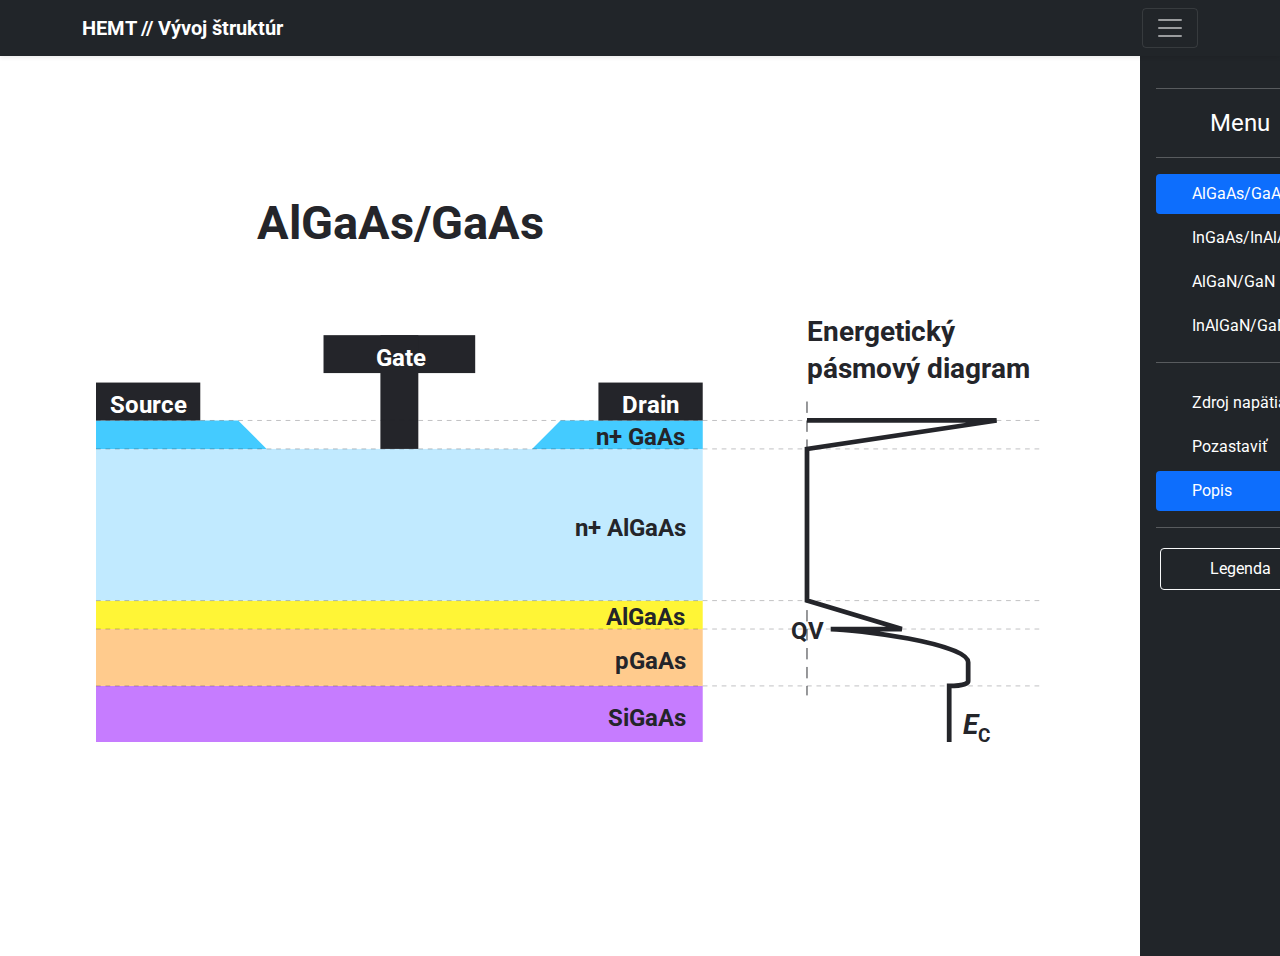
<file: HTML/vyvoj_struktur.html>
<!DOCTYPE html>
<html lang="en">
<head>
    <meta charset = "UTF-8">
    <meta name = "description" content = "Interactive animations of HEMT transistors by Adam Paľo 2022 FEI STU">
    <meta name = "viewport" content = "width=device-width, initial-scale=1.0">
    <title>HEMT - Vývoj štruktúr</title>

    <link rel="stylesheet" href="../bootstrap-5.1.3-dist/css/bootstrap.min.css">
    <link href="../CSS/navbar.css" rel="stylesheet">
    <link href="../CSS/style.css" rel="stylesheet">
    <link href="../CSS/sidebars.css" rel="stylesheet">
    <link href="https://fonts.googleapis.com/css?family=Roboto:400,100,100italic,300,300italic,400italic,500,500italic,700,700italic,900italic,900" rel="stylesheet" type="text/css">

    <link rel="apple-touch-icon" sizes="180x180" href="/favicon_package/apple-touch-icon.png">
    <link rel="icon" type="image/png" sizes="32x32" href="/favicon_package/favicon-32x32.png">
    <link rel="icon" type="image/png" sizes="16x16" href="/favicon_package/favicon-16x16.png">
    <link rel="manifest" href="/favicon_package/site.webmanifest">
    <link rel="mask-icon" href="/favicon_package/safari-pinned-tab.svg" color="#5bbad5">
    <meta name="msapplication-TileColor" content="#da532c">
    <meta name="theme-color" content="#ffffff">
</head>
<body>

    <div id="backdrop" class="align-content-center">
        <div class="modal modal-sheet d-block" tabindex="-1" role="dialog" id="modal">
            <div class="modal-dialog modal-dialog-centered" role="document">
                <div class="modal-content rounded-6 shadow">
                    <div class="modal-header border-bottom-0">
                        <h2 class="modal-title px-2">Legenda</h2>
                        <button type="button" class="btn-close" onclick="hideModal()" aria-label="Close"></button>
                    </div>
                    <div class="modal-body py-0">
                        <h5 class="p-2">
                            QV <small class="text-muted"> - Kvantová jama</small>
                        </h5>
                        <h5 class="p-2">
                            2DEG <small class="text-muted"> - Two dimensional electron gas - Dvojrozmerný elektrónový plyn</small>
                        </h5>
                        <h5 class="p-2">
                            <b><i>E</i><sub>C</sub></b> <small class="text-muted"> - Spodná hranica vodivostného pásma</small>
                        </h5>
                        <div class="d-inline-flex p-1">
                            <div id="elektron" class="p-1"></div>
                            <h5 class="m-auto">  - Majoritný elektrón</h5>
                        </div>

                        <div class="d-inline-flex p-1">
                            <div id="zdroj_napatia" class="p-1"></div>
                            <h5 class="m-auto">  - Zdroj napätia</h5>
                        </div>
                    </div>
                    <div class="modal-footer flex-column border-top-0">
                        <button type="button" class="btn btn-sm btn-outline-primary w-100 mx-0 mb-2" onclick="hideModal()">Mám to!</button>
                    </div>
                </div>
            </div>
        </div>
    </div>

<header>
    <div class="collapse bg-dark" id="navbarHeader">
        <div class="container">
            <div class="row row-cols-1 row-cols-sm-2 row-cols-md-4">
                <a class="col py-4 text-start" href="pouzitie.html">
                    <h5 class="text-white my-menu-item">Použitie</h5>
                </a>
                <a class="col py-4 text-start" href="struktura_hemt.html">
                    <h5 class="text-white my-menu-item">Štruktúra HEMT</h5>
                </a>
                <a class="col py-4 text-start" href="va_charakteristiky.html">
                    <h5 class="text-white my-menu-item">VA charakteristiky</h5>
                </a>
                <a class="col py-4 text-start" href="integrovany_obvod.html">
                    <h5 class="text-white my-menu-item">HEMT v logických obvodoch</h5>
                </a>
            </div>
            <div class="row row-cols-1 row-cols-sm-2 row-cols-md-4 text-center">
                <a class="col py-4 text-start" href="porovnanie_s_mesfet.html">
                    <h5 class="text-white my-menu-item">Porovnanie s MESFET</h5>
                </a>
                <a class="col py-4 text-start" href="vyvoj_struktur.html">
                    <h5 class="text-white my-menu-item my-menu-item-active">Vývoj štruktúr</h5>
                </a>
                <a class="col py-4 text-start" href="2deg_plyn.html">
                    <h5 class="text-white my-menu-item">2DEG plyn</h5>
                </a>
                <a class="col py-4 text-start" href="faq.html">
                    <h5 class="text-white my-menu-item">FAQ</h5>
                </a>
            </div>
        </div>
    </div>
    <div class="navbar navbar-dark bg-dark shadow-sm">
        <div class="container">
            <a href="../index.html" class="navbar-brand d-flex align-items-center">
                <strong>HEMT // Vývoj štruktúr</strong>
            </a>
            <button class="navbar-toggler" type="button" data-bs-toggle="collapse" data-bs-target="#navbarHeader" aria-controls="navbarHeader" aria-expanded="false" aria-label="Toggle navigation">
                <span class="navbar-toggler-icon"></span>
            </button>
        </div>
    </div>
</header>

<main>
    <div class="container px-1 px-md-3 px-lg-5 pb-5 my-auto">
        <div class="row row-cols-1 px-0 px-md-3 px-lg-5 pb-5">
            <div class="col">
                <div class="d-flex justify-content-center" id="vyvoj_struktur_container"></div>
            </div>
        </div>
    </div>

    <div id="sidebar" class="d-flex flex-column flex-shrink-0 p-3 text-white bg-dark">
        <hr>
        <a id="menu_element" class="d-flex justify-content-center text-white text-decoration-none text-center">
            <span class="fs-4">Menu</span>
        </a>
        <hr>
        <ul class="nav nav-pills flex-column mb-auto">
            <li class="nav-item pb-1">
                <a href="#" id="hemt1" onclick="switchToHemt1()" class="nav-link text-white active" aria-current="page">
                    <svg class="bi" width="16" height="16"></svg>
                    AlGaAs/GaAs
                </a>
            </li>
            <li class="nav-item pb-1">
                <a href="#" id="hemt2" onclick="switchToHemt2()" class="nav-link text-white">
                    <svg class="bi" width="16" height="16"></svg>
                    InGaAs/InAlAs
                </a>
            </li>
            <li class="nav-item pb-1">
                <a href="#" id="hemt3" onclick="switchToHemt3()" class="nav-link text-white">
                    <svg class="bi" width="16" height="16"></svg>
                    AlGaN/GaN
                </a>
            </li>
            <li class="nav-item pb-1">
                <a href="#" id="hemt4" onclick="switchToHemt4()" class="nav-link text-white">
                    <svg class="bi" width="16" height="16"></svg>
                    InAlGaN/GaN
                </a>
                <hr>
            </li>

            <li class="nav-item pb-1">
                <a href="#" id="vyvoj_struktur_napatieBtn" onclick="toggleNapatieFunction()" class="nav-link text-white" aria-current="page">
                    <svg class="bi" width="16" height="16"></svg>
                    Zdroj napätia
                </a>
            </li>
            <li class="nav-item pb-1">
                <a href="#" id="vyvoj_struktur_pauseBtn" onclick="playPauseFunction()" class="nav-link text-white">
                    <svg class="bi" width="16" height="16"></svg>
                    Pozastaviť
                </a>
            </li>
            <li class="nav-item pb-1">
                <a href="#" id="vyvoj_struktur_captionsBtn" onclick="toggleCaptions()" class="nav-link text-white active">
                    <svg class="bi" width="16" height="16"></svg>
                    Popis
                </a>
                <hr>
            </li>

            <li class="nav-item pb-1 mx-1 text-center">
                <a href="#" id="vyvoj_struktur_legendaBtn" onclick="showModal()" class="nav-link text-white border border-light">
                    Legenda
                </a>
            </li>
        </ul>
    </div>
</main>
<script src="../bootstrap-5.1.3-dist/js/bootstrap.bundle.min.js"></script>
<script src="../svg.js/svg.min.js"></script>
<script src="../JS/global.js"></script>
<script src="../JS/vyvoj_struktur_Service.js"></script>
<script src="../JS/vyvoj_struktur_Utilities.js"></script>
</body>
</html>
</file>
<file: CSS/navbar.css>
body {
    padding-bottom: 20px;
}

.navbar {
    margin-bottom: 20px;
}
</file>
<file: CSS/index.css>
html, body {
    height: 100% !important;
    padding-bottom: 0;
    font-family: "Roboto", sans-serif !important;
}

.bd-placeholder-img {
    font-size: 1.125rem;
    text-anchor: middle;
    -webkit-user-select: none;
    -moz-user-select: none;
    user-select: none;
}

@media (min-width: 768px) {
    .bd-placeholder-img-lg {
        font-size: 3.5rem;
    }
}

.my-menu-item {
    padding: 12px 14px;
    text-decoration: none;
    transition: all 0.3s ease 0s;
    transform: scale(1);
}

.my-menu-item:hover {
    background-color: #aaaaaa;
    border-radius: 50px;
    cursor: pointer;
    transform: scale(1.1);
}

.my-menu-item-active {
    background-color: #111;
    border-radius: 50px;
}

a{
    text-decoration: none;
}

.my-img {
    -webkit-transform: scale(1);
    transform: scale(1);
    -webkit-filter: blur(0);
    filter: blur(0);

    -webkit-transition: .3s ease-in-out;
    transition: .3s ease-in-out;
}
.my-img:hover {
    -webkit-transform: scale(1.2);
    transform: scale(1.2);
    cursor: pointer;
    -webkit-filter: blur(3px);
    filter: blur(3px);
}

figure {
    margin: 0;
    padding: 0;
    background: #fff;
    overflow: hidden;
}

.bi {
    vertical-align: -.125em;
    fill: currentColor;
}

.bi:hover {
    cursor: pointer;
}

.pc-height{
    max-height: 520px;
}

tr:hover{
    cursor: pointer;
}

#backdrop, #backdrop2 {
    display: none;
    position: absolute;
    min-height: 100%;
    width: 100vw;
    top: 0;
    left: 0;
    align-items: center;
    justify-content: center;
}

#modal, #modal2{
    background: rgba(36, 37, 42, 0.7);
}

h1, h2, h3, h4, h5, h6, a {
    font-family: "Roboto", serif;
}

.tooltip-inner {
    min-width: 320px;
    min-height: 50px;
    display: flex;
    margin: auto;
    justify-content: center;
    align-content: center;
    align-items: center;
    font-size: 1.5rem;
    font-family: "Roboto", serif;
    font-weight: bold;
    background-color: #0d6efd;
}

.bs-tooltip-top .tooltip-arrow::before {
    top: -1px;
    border-width: 0.4rem 0.4rem 0;
    border-top-color: #0d6efd;
}

.bs-tooltip-bottom .tooltip-arrow::before {
    bottom: -1px;
    border-width: 0 0.4rem 0.4rem;
    border-bottom-color: #0d6efd;
}

.bs-tooltip-start .tooltip-arrow::before {
    left: -1px;
    border-width: 0.4rem 0 0.4rem 0.4rem;
    border-left-color: #0d6efd;
}

.cursor_pointer:hover {
    cursor: pointer;
}

#sidebar {
    max-width: 300px;
    min-width: 200px;
    min-height: calc(100% - 56px);
}
</file>
<file: CSS/style.css>
html, body {
    height: 100% !important;
    padding-bottom: 0;
    font-family: "Roboto", sans-serif !important;
}

.bd-placeholder-img {
    font-size: 1.125rem;
    text-anchor: middle;
    -webkit-user-select: none;
    -moz-user-select: none;
    user-select: none;
}

@media (min-width: 768px) {
    .bd-placeholder-img-lg {
        font-size: 3.5rem;
    }
}

.my-menu-item {
    padding: 12px 14px;
    text-decoration: none;
    transition: all 0.3s ease 0s;
    transform: scale(1);
}

.my-menu-item:hover {
    background-color: #aaaaaa;
    border-radius: 50px;
    cursor: pointer;
    transform: scale(1.1);
}

.my-menu-item-active {
    background-color: #111;
    border-radius: 50px;
}

a{
    text-decoration: none;
}

.my-img {
    -webkit-transform: scale(1);
    transform: scale(1);
    -webkit-filter: blur(0);
    filter: blur(0);

    -webkit-transition: .3s ease-in-out;
    transition: .3s ease-in-out;
}
.my-img:hover {
    -webkit-transform: scale(1.2);
    transform: scale(1.2);
    cursor: pointer;
    -webkit-filter: blur(3px);
    filter: blur(3px);
}

figure {
    margin: 0;
    padding: 0;
    background: #fff;
    overflow: hidden;
}

.bi {
    vertical-align: -.125em;
    fill: currentColor;
}

.bi:hover {
    cursor: pointer;
}

.pc-height{
    max-height: 520px;
}

tr:hover{
    cursor: pointer;
}

#backdrop, #backdrop2 {
    display: none;
    position: absolute;
    min-height: 100%;
    width: 100vw;
    top: 0;
    left: 0;
    align-items: center;
    justify-content: center;
}

#modal, #modal2{
    background: rgba(36, 37, 42, 0.7);
}

h1, h2, h3, h4, h5, h6, a {
    font-family: "Roboto", serif;
}

.tooltip-inner {
    min-width: 320px;
    min-height: 50px;
    display: flex;
    margin: auto;
    justify-content: center;
    align-content: center;
    align-items: center;
    font-size: 1.5rem;
    font-family: "Roboto", serif;
    font-weight: bold;
    background-color: #0d6efd;
}

.bs-tooltip-top .tooltip-arrow::before {
    top: -1px;
    border-width: 0.4rem 0.4rem 0;
    border-top-color: #0d6efd;
}

.bs-tooltip-bottom .tooltip-arrow::before {
    bottom: -1px;
    border-width: 0 0.4rem 0.4rem;
    border-bottom-color: #0d6efd;
}

.bs-tooltip-start .tooltip-arrow::before {
    left: -1px;
    border-width: 0.4rem 0 0.4rem 0.4rem;
    border-left-color: #0d6efd;
}

.cursor_pointer:hover {
    cursor: pointer;
}

main {
    min-height: 100%;
}

#sidebar {
    max-width: 300px;
    min-width: 200px;
    min-height: calc(100% - 56px);
}
</file>
<file: CSS/sidebars.css>
body {
    min-height: 100vh;
}

main {
    display: flex;
    flex-wrap: nowrap;
    overflow-x: auto;
    overflow-y: hidden;
}

.bd-placeholder-img {
    font-size: 1.125rem;
    text-anchor: middle;
    -webkit-user-select: none;
    -moz-user-select: none;
    user-select: none;
}

@media (min-width: 768px) {
    .bd-placeholder-img-lg {
        font-size: 3.5rem;
    }
}

.bi {
    vertical-align: -.125em;
    pointer-events: none;
    fill: currentColor;
}

.dropdown-toggle { outline: 0; }

.nav-flush .nav-link {
    border-radius: 0;
}

.btn-toggle {
    display: inline-flex;
    align-items: center;
    padding: .25rem .5rem;
    font-weight: 600;
    color: rgba(0, 0, 0, .65);
    background-color: transparent;
    border: 0;
}
.btn-toggle:hover,
.btn-toggle:focus {
    color: rgba(0, 0, 0, .85);
    background-color: #d2f4ea;
}

.btn-toggle::before {
    width: 1.25em;
    line-height: 0;
    content: url("data:image/svg+xml,%3csvg xmlns='http://www.w3.org/2000/svg' width='16' height='16' viewBox='0 0 16 16'%3e%3cpath fill='none' stroke='rgba%280,0,0,.5%29' stroke-linecap='round' stroke-linejoin='round' stroke-width='2' d='M5 14l6-6-6-6'/%3e%3c/svg%3e");
    transition: transform .35s ease;
    transform-origin: .5em 50%;
}

.btn-toggle[aria-expanded="true"] {
    color: rgba(0, 0, 0, .85);
}
.btn-toggle[aria-expanded="true"]::before {
    transform: rotate(90deg);
}

.btn-toggle-nav a {
    display: inline-flex;
    padding: .1875rem .5rem;
    margin-top: .125rem;
    margin-left: 1.25rem;
    text-decoration: none;
}
.btn-toggle-nav a:hover,
.btn-toggle-nav a:focus {
    background-color: #d2f4ea;
}

.scrollarea {
    overflow-y: auto;
}

.fw-semibold { font-weight: 600; }
.lh-tight { line-height: 1.25; }

.navbar{
    margin-bottom: 0;
}
</file>
<file: CSS/faq.css>
.bd-placeholder-img {
    font-size: 1.125rem;
    text-anchor: middle;
    -webkit-user-select: none;
    -moz-user-select: none;
    user-select: none;
}

@media (min-width: 768px) {
    .bd-placeholder-img-lg {
        font-size: 3.5rem;
    }
}

.b-example-divider {
    height: 3rem;
    background-color: rgba(0, 0, 0, .1);
    border: solid rgba(0, 0, 0, .15);
    border-width: 1px 0;
    box-shadow: inset 0 .5em 1.5em rgba(0, 0, 0, .1), inset 0 .125em .5em rgba(0, 0, 0, .15);
}

@media (min-width: 992px) {
    .rounded-lg-3 { border-radius: .3rem; }
}
</file>
